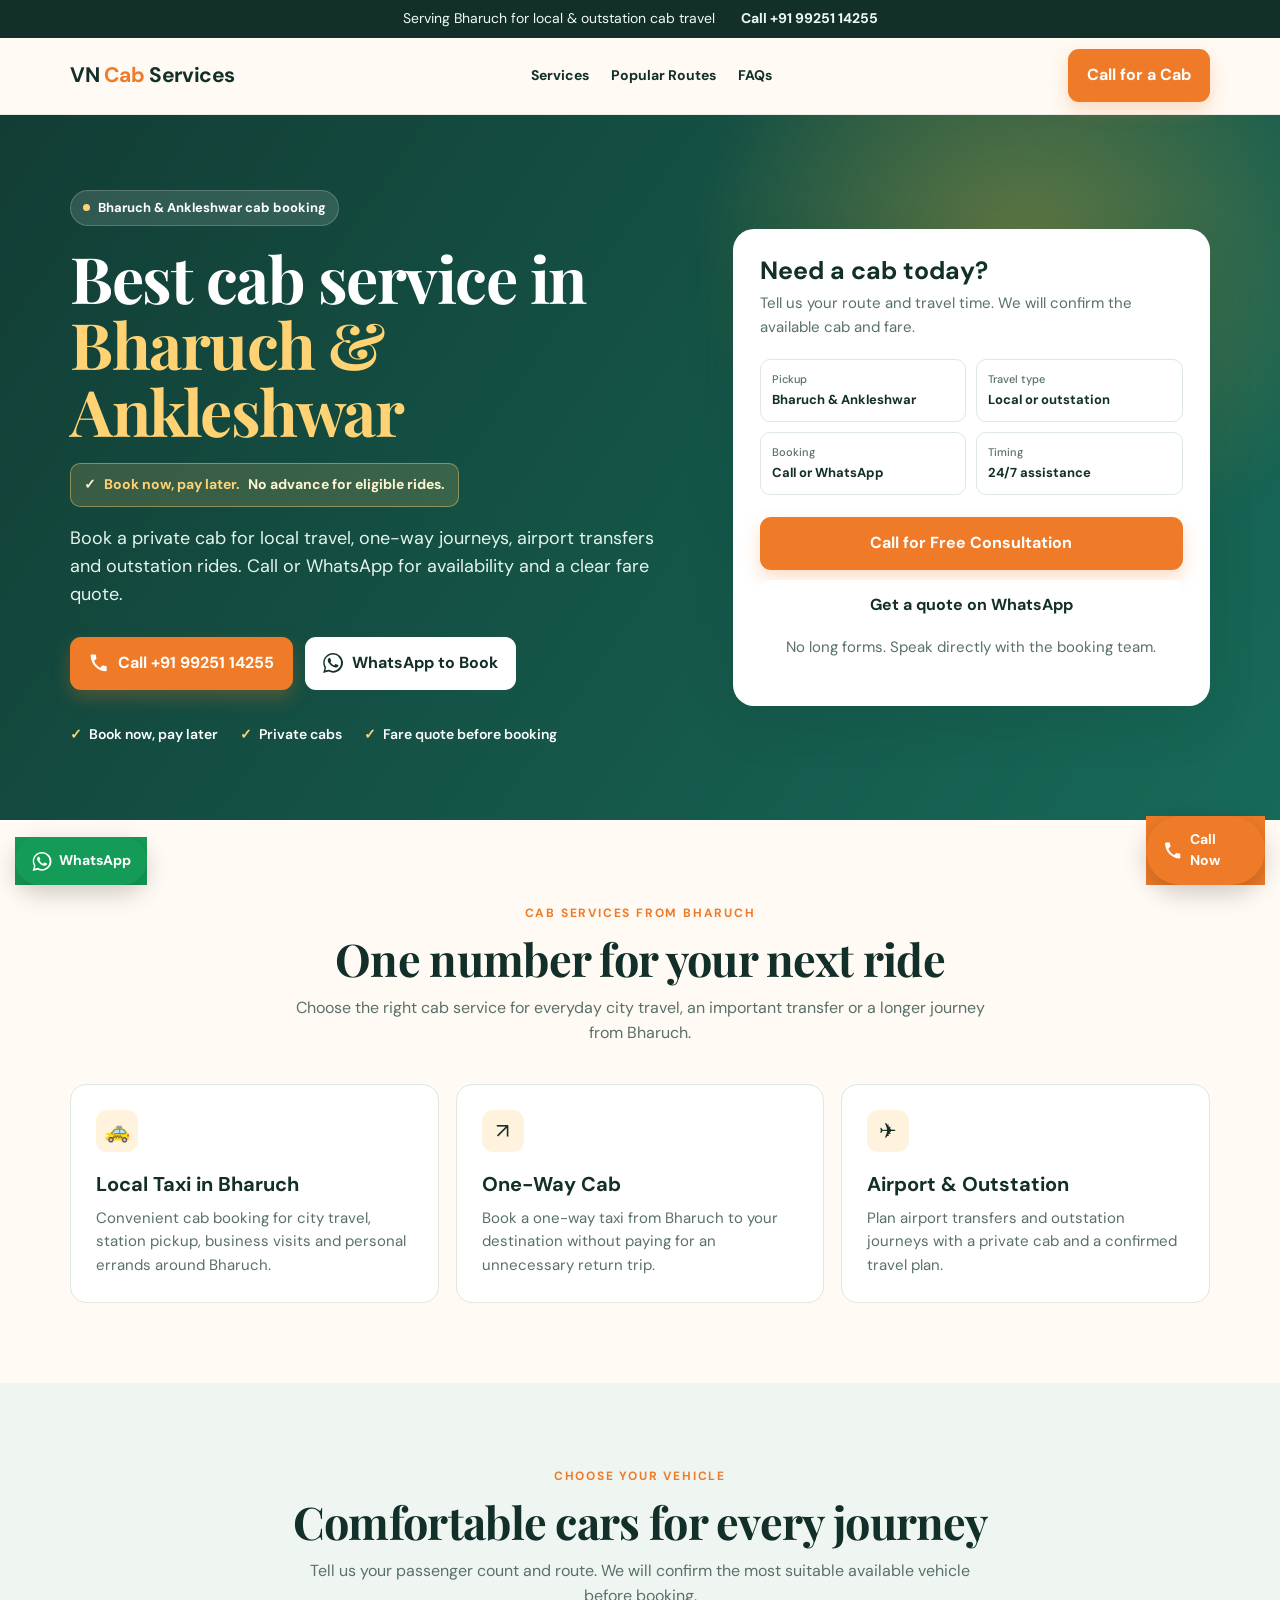
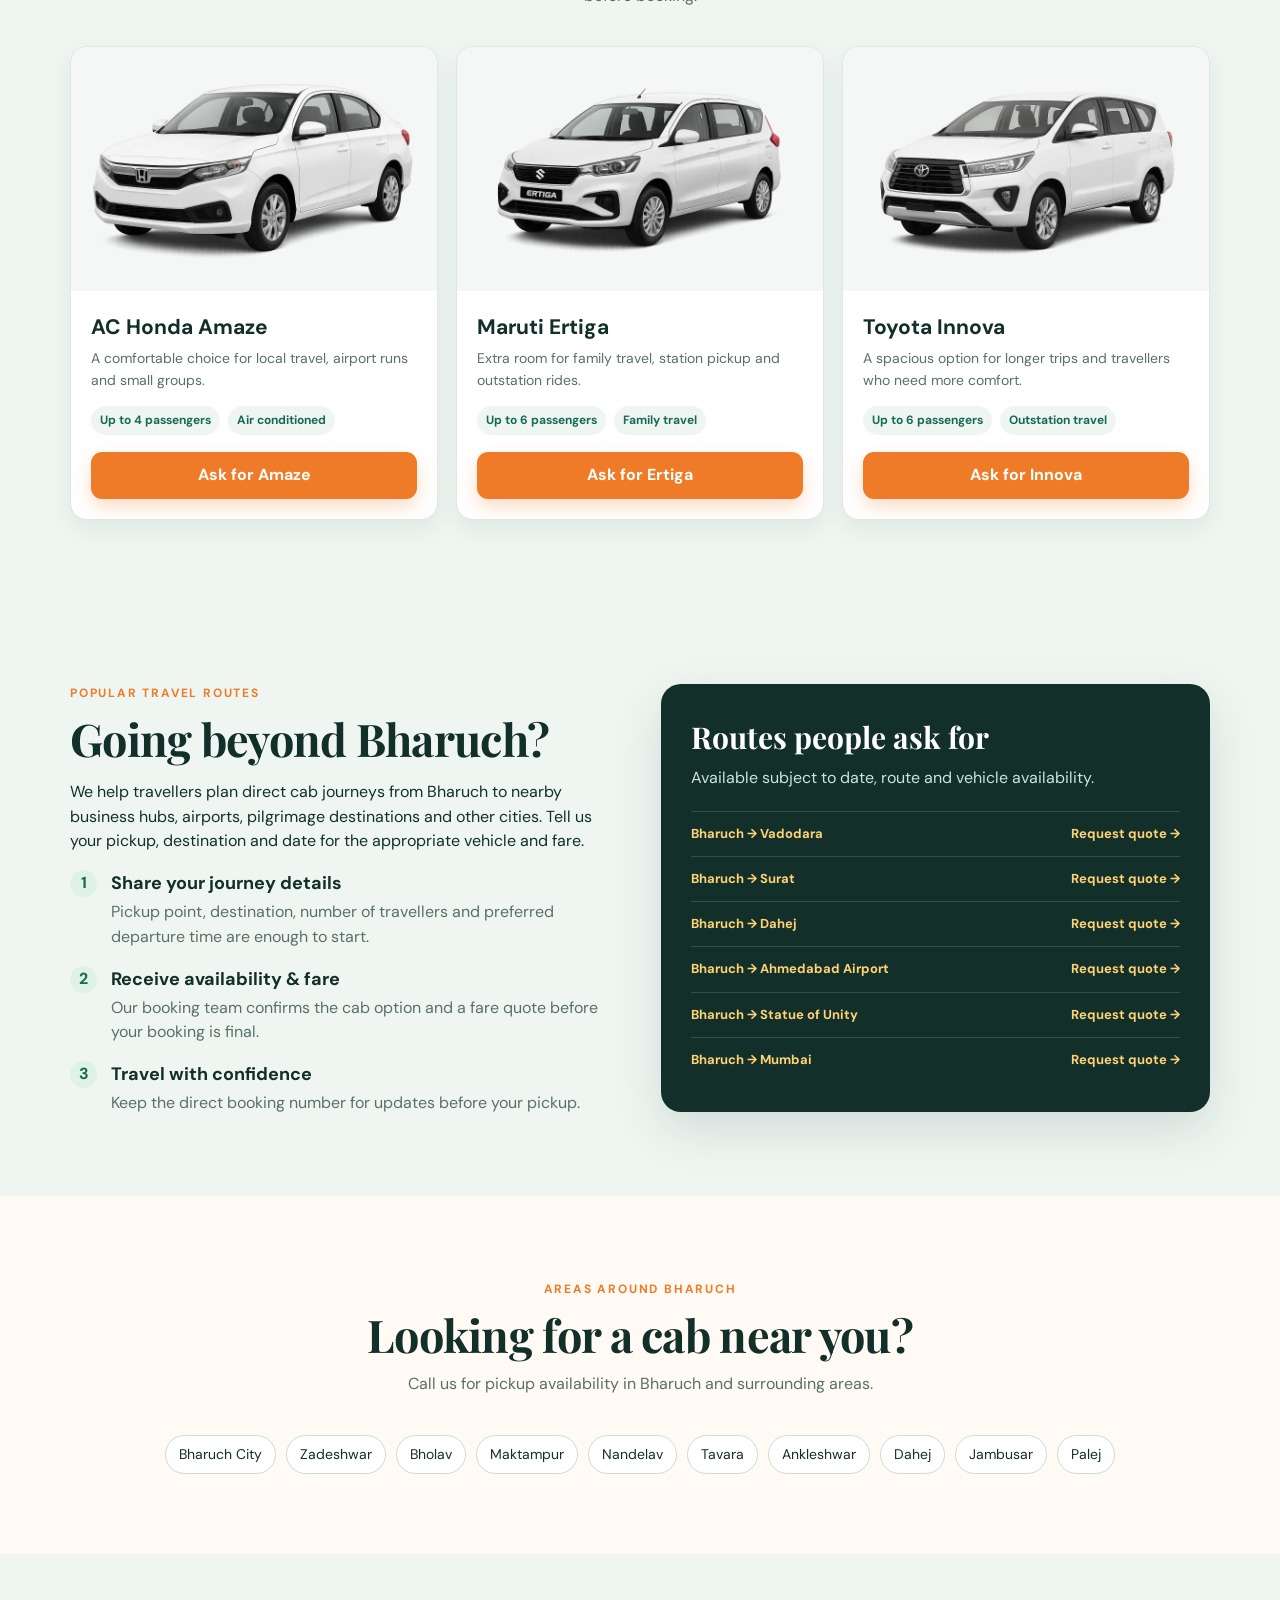
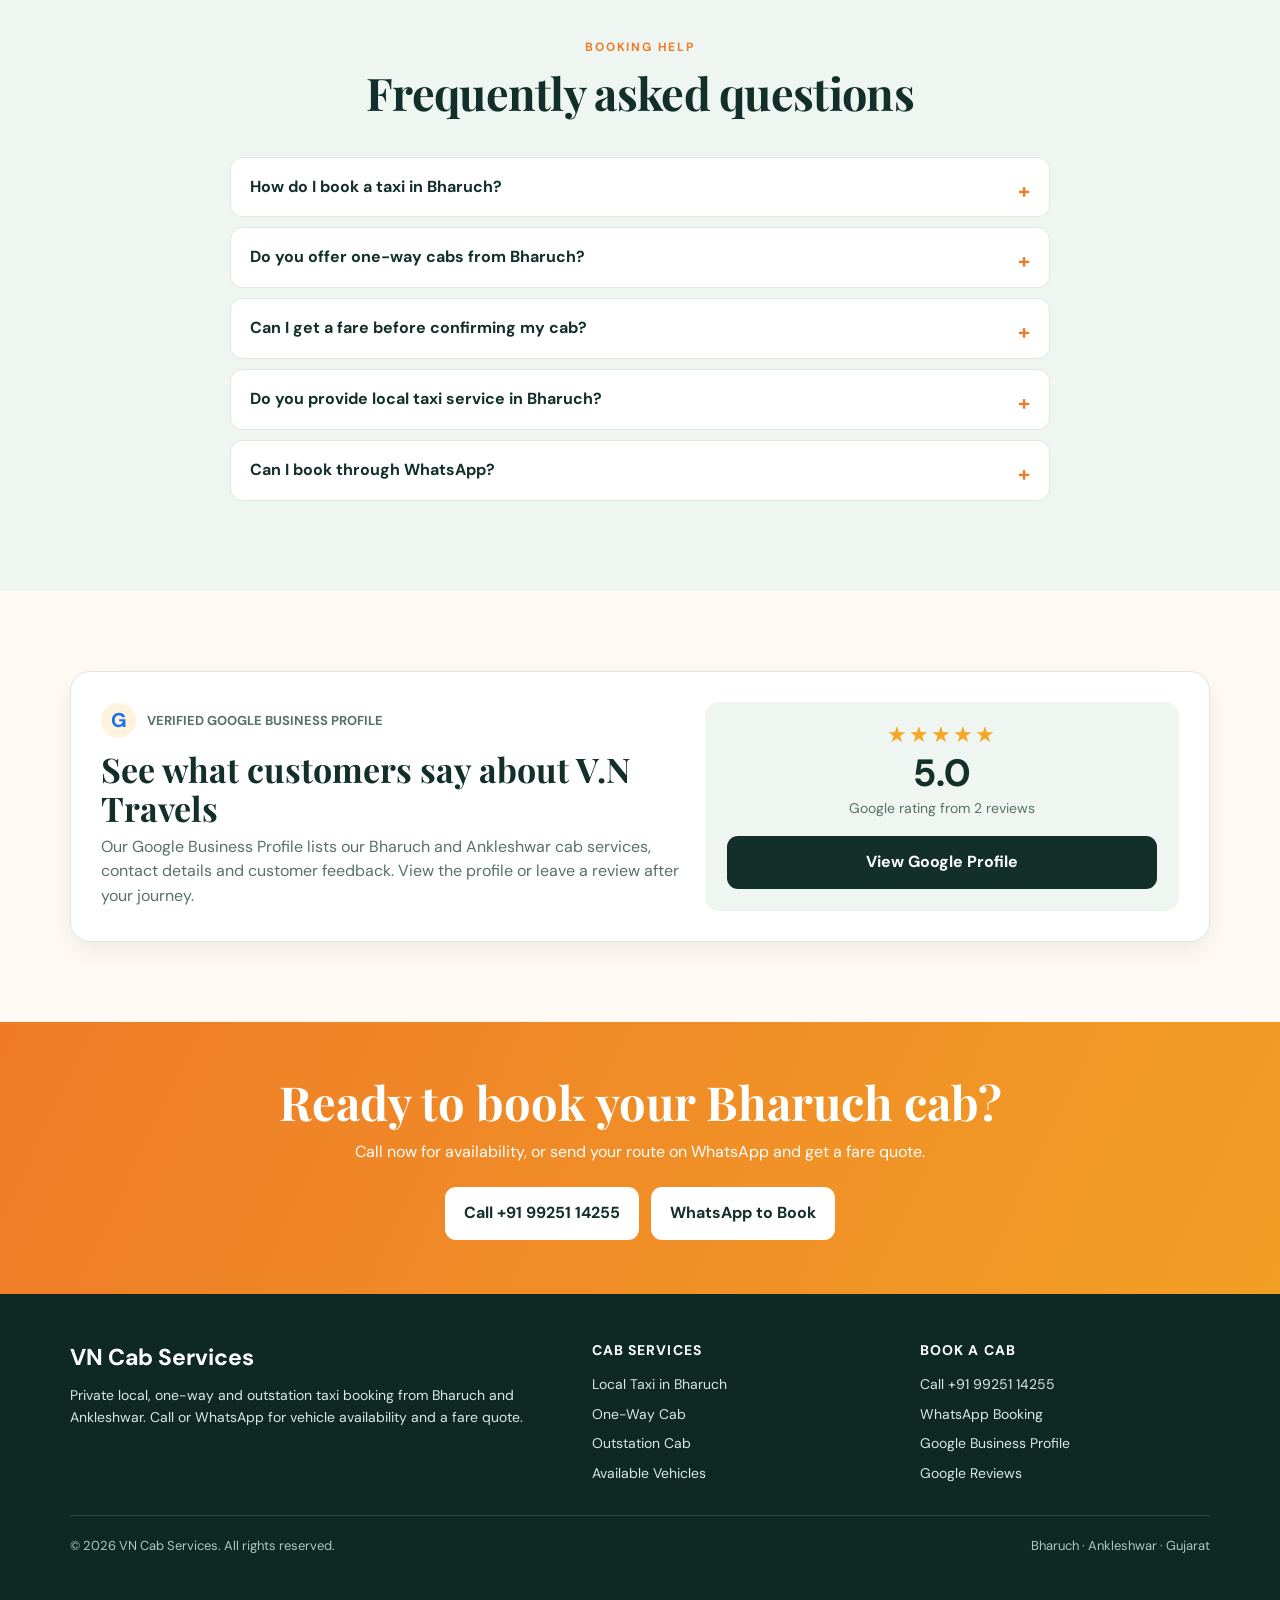
<file: vncab/index.html>
<!doctype html>
<html lang="en-IN">
<head>
  <meta charset="utf-8">
  <meta name="viewport" content="width=device-width, initial-scale=1">
  <title>Taxi Service in Bharuch | Local, One-Way & Outstation Cabs | VN Cab Services</title>
  <meta name="description" content="Book a private taxi in Bharuch for local travel, one-way trips, airport transfers and outstation rides. Call or WhatsApp VN Cab Services for a fare quote.">
  <meta name="robots" content="index,follow">
  <link rel="canonical" href="https://vncabservices.in/">
  <meta property="og:type" content="website"><meta property="og:url" content="https://vncabservices.in/"><meta property="og:title" content="Taxi Service in Bharuch | VN Cab Services"><meta property="og:description" content="Local, one-way and outstation cab booking from Bharuch. Call or WhatsApp for a fare quote.">
  <link rel="preconnect" href="https://fonts.googleapis.com"><link rel="preconnect" href="https://fonts.gstatic.com" crossorigin>
  <link href="https://fonts.googleapis.com/css2?family=DM+Sans:wght@400;500;600;700&family=Playfair+Display:wght@700&display=swap" rel="stylesheet">
  <style>
    :root{--ink:#132f2a;--muted:#59706a;--cream:#fffaf3;--paper:#fff;--gold:#efae31;--orange:#ef7b28;--line:#dce8e1;--green:#176a58;--shadow:0 18px 48px rgba(19,47,42,.13)}*{box-sizing:border-box}html{scroll-behavior:smooth}body{margin:0;background:var(--cream);color:var(--ink);font-family:"DM Sans",Arial,sans-serif;line-height:1.55}a{color:inherit}.skip{position:absolute;left:-10000px}.skip:focus{left:16px;top:12px;z-index:99;background:#fff;padding:10px}.wrap{width:min(1140px,calc(100% - 36px));margin:auto}.topbar{background:var(--ink);color:#eff9f5;font-size:14px}.topbar .wrap{padding:8px 0;display:flex;justify-content:center;gap:26px;flex-wrap:wrap}.topbar a{text-decoration:none;font-weight:700}.site-header{position:sticky;top:0;z-index:20;background:rgba(255,250,243,.95);backdrop-filter:blur(14px);border-bottom:1px solid rgba(19,47,42,.08)}.nav{height:76px;display:flex;align-items:center;justify-content:space-between;gap:20px}.brand{font-weight:700;letter-spacing:-.4px;text-decoration:none;font-size:21px}.brand strong{color:var(--orange)}.nav-links{display:flex;gap:22px;font-size:14px;font-weight:700}.nav-links a{text-decoration:none}.nav-links a:hover{color:var(--green)}.button{display:inline-flex;align-items:center;justify-content:center;gap:9px;border-radius:11px;padding:13px 18px;text-decoration:none;font-weight:700;border:1px solid transparent;transition:.2s}.button:hover{transform:translateY(-2px)}.button-primary{background:var(--orange);color:#fff;box-shadow:0 8px 18px rgba(239,123,40,.26)}.button-dark{background:var(--ink);color:white}.button-light{background:#fff;color:var(--ink);border-color:#dce8e1}.hero{overflow:hidden;background:radial-gradient(circle at 80% 20%,rgba(239,174,49,.35),transparent 28%),linear-gradient(125deg,#123d35,#176a58);color:#fff}.hero-grid{min-height:600px;display:grid;grid-template-columns:1.12fr .88fr;align-items:center;gap:55px;padding:75px 0}.eyebrow{display:inline-flex;align-items:center;gap:8px;background:rgba(255,255,255,.13);border:1px solid rgba(255,255,255,.2);border-radius:99px;padding:7px 12px;font-size:13px;font-weight:700}.eyebrow i{width:7px;height:7px;border-radius:50%;background:#ffd273}.hero h1{font-family:"Playfair Display",Georgia,serif;font-size:clamp(42px,5vw,68px);line-height:1.04;letter-spacing:-1.5px;margin:19px 0}.hero h1 em{color:#ffd273;font-style:normal}.hero p{font-size:18px;max-width:600px;color:#e5f4ed;margin:0 0 28px}.hero-actions{display:flex;gap:12px;flex-wrap:wrap}.hero .button-light{border:none}.proof{display:flex;gap:22px;margin-top:34px;flex-wrap:wrap;font-size:14px;font-weight:600}.proof span{display:flex;align-items:center;gap:7px}.proof b{color:#ffd273}.booking-card{background:#fff;color:var(--ink);border-radius:21px;padding:27px;box-shadow:var(--shadow);position:relative}.booking-card:before{content:"";position:absolute;right:-20px;bottom:-20px;width:110px;height:110px;background:var(--gold);border-radius:50%;z-index:-1}.booking-card h2{font-size:25px;line-height:1.18;margin:0 0 7px}.booking-card p{margin:0 0 20px;color:var(--muted);font-size:15px}.quick{display:grid;grid-template-columns:1fr 1fr;gap:10px;margin:17px 0}.quick div{border:1px solid var(--line);border-radius:10px;padding:11px;font-size:13px;font-weight:700}.quick small{display:block;font-size:11px;color:var(--muted);font-weight:500;margin-bottom:2px}.booking-card .button{width:100%;margin:5px 0}.tiny{font-size:12px;color:var(--muted);text-align:center;margin:13px 0 0}.section{padding:80px 0}.section-alt{background:#eff6f2}.intro{text-align:center;max-width:700px;margin:0 auto 38px}.kicker{color:var(--orange);font-size:12px;text-transform:uppercase;font-weight:700;letter-spacing:1.8px}.intro h2,.content h2{font-family:"Playfair Display",Georgia,serif;font-size:clamp(31px,4vw,45px);letter-spacing:-.7px;line-height:1.14;margin:8px 0 12px}.intro p{color:var(--muted);margin:0}.cards{display:grid;grid-template-columns:repeat(3,1fr);gap:17px}.card{background:var(--paper);border:1px solid var(--line);border-radius:16px;padding:25px}.icon{width:42px;height:42px;display:grid;place-items:center;background:#fff3dd;border-radius:11px;font-size:21px}.card h3{font-size:20px;margin:17px 0 7px}.card p{margin:0;color:var(--muted);font-size:15px}.fleet{display:grid;grid-template-columns:repeat(3,1fr);gap:18px}.fleet-card{overflow:hidden;background:#fff;border:1px solid var(--line);border-radius:17px;box-shadow:0 9px 22px rgba(19,47,42,.07)}.fleet-card img{display:block;width:100%;aspect-ratio:16/10;object-fit:cover;background:#edf4f1}.fleet-copy{padding:20px}.fleet-copy h3{margin:0 0 4px;font-size:21px}.fleet-copy p{margin:0 0 15px;color:var(--muted);font-size:14px}.fleet-meta{display:flex;gap:8px;flex-wrap:wrap;margin-bottom:17px}.fleet-meta span{border-radius:99px;background:#eff6f2;padding:5px 9px;font-size:12px;font-weight:700;color:var(--green)}.fleet-copy .button{width:100%;padding:10px}.split{display:grid;grid-template-columns:1fr 1fr;gap:42px;align-items:center}.route-board{padding:30px;background:var(--ink);color:#fff;border-radius:20px;box-shadow:var(--shadow)}.route-board h3{margin:0 0 6px;font-family:"Playfair Display",Georgia,serif;font-size:30px}.route-board>p{margin:0 0 20px;color:#cce5da}.route{padding:12px 0;border-top:1px solid rgba(255,255,255,.15);display:flex;justify-content:space-between;gap:10px;font-weight:700}.route span{color:#ffd273;font-size:13px;white-space:nowrap}.check-list{display:grid;gap:16px}.check{display:flex;gap:14px}.check b{display:grid;place-items:center;flex:0 0 27px;height:27px;border-radius:50%;background:#dff2e8;color:var(--green)}.check h3{font-size:18px;margin:0 0 2px}.check p{color:var(--muted);margin:0}.area-list{display:flex;flex-wrap:wrap;gap:10px;justify-content:center}.area-list span{border:1px solid #c9ddd4;background:#fff;border-radius:99px;padding:8px 13px;font-size:14px}.faq{max-width:820px;margin:auto}.faq details{background:#fff;border:1px solid var(--line);border-radius:12px;padding:0 19px;margin-bottom:10px}.faq summary{cursor:pointer;font-weight:700;padding:17px 0;list-style:none}.faq summary:after{content:"+";float:right;font-size:21px;color:var(--orange)}.faq details[open] summary:after{content:"–"}.faq p{color:var(--muted);margin:0 0 17px}.cta-band{background:linear-gradient(115deg,var(--orange),#f29f25);color:#fff;text-align:center;padding:54px 0}.cta-band h2{font-family:"Playfair Display",Georgia,serif;font-size:clamp(32px,4vw,47px);line-height:1.1;margin:0 0 12px}.cta-band p{margin:0 auto 23px;max-width:600px}.cta-band .button{background:#fff;color:var(--ink)}footer{background:#0e2924;color:#d6e9e1;padding:43px 0 95px}footer .foot{display:flex;justify-content:space-between;gap:28px;flex-wrap:wrap}footer h2{font-size:21px;margin:0 0 8px;color:#fff}footer p{margin:0;max-width:510px;font-size:14px}.footer-links{display:flex;gap:16px;flex-wrap:wrap;font-size:14px;font-weight:700}.fixed{position:fixed;z-index:30;bottom:15px;display:flex;gap:10px}.fixed a{display:flex;align-items:center;justify-content:center;gap:7px;text-decoration:none;font-size:14px;font-weight:700;border-radius:99px;padding:13px 17px;box-shadow:0 8px 24px rgba(0,0,0,.2)}.fixed-call{right:15px;color:#fff;background:var(--orange)}.fixed-wa{left:15px;color:#fff;background:#159b58}.pulse{animation:pulse 2s infinite}@keyframes pulse{50%{box-shadow:0 0 0 9px rgba(21,155,88,0)}}@media(max-width:820px){.nav{height:64px}.nav-links{display:none}.nav .button{padding:9px 12px;font-size:13px}.hero-grid{grid-template-columns:1fr;padding:54px 0 72px;gap:33px}.hero h1{font-size:46px}.booking-card{max-width:530px}.cards,.fleet{grid-template-columns:1fr}.split{grid-template-columns:1fr;gap:28px}.section{padding:58px 0}.topbar .wrap{gap:10px;font-size:12px}.fixed a{padding:12px 14px}.fixed-call{right:10px}.fixed-wa{left:10px}}@media(max-width:380px){.hero h1{font-size:40px}.brand{font-size:18px}.nav .button{display:none}}
    .button-icon{width:20px;height:20px;flex:0 0 20px;fill:currentColor}.hero-actions .button{min-height:48px}.usp-pay{display:inline-flex;align-items:center;gap:8px;background:rgba(255,210,115,.16);border:1px solid rgba(255,210,115,.42);border-radius:10px;padding:10px 13px;color:#fff4d1;font-size:14px;font-weight:700;margin:0 0 18px}.usp-pay b{color:#ffd273}.fixed a .button-icon{width:19px;height:19px}.fleet-card img{aspect-ratio:auto;height:auto;max-height:none;object-fit:contain;background:#f4f7f5}.gmb-panel{display:grid;grid-template-columns:1.1fr .9fr;gap:24px;align-items:center;background:#fff;border:1px solid var(--line);border-radius:20px;padding:30px;box-shadow:0 10px 30px rgba(19,47,42,.07)}.gmb-label{display:flex;align-items:center;gap:11px;color:var(--muted);font-size:13px;font-weight:700}.gmark{display:grid;place-items:center;width:35px;height:35px;border-radius:50%;background:#fff3dd;color:#1a73e8;font-size:20px;font-weight:800}.gmb-panel h2{font-family:"Playfair Display",Georgia,serif;font-size:34px;line-height:1.12;margin:12px 0 8px}.gmb-panel p{margin:0;color:var(--muted)}.rating-box{background:#eff6f2;border-radius:14px;padding:22px;text-align:center}.stars{color:#f5a623;font-size:22px;letter-spacing:2px;line-height:1}.rating-box strong{display:block;font-size:38px;line-height:1.1;margin:7px 0 2px}.rating-box span{font-size:14px;color:var(--muted)}.rating-box .button{margin-top:15px;width:100%}.footer-main{display:grid;grid-template-columns:1.25fr .75fr .75fr;gap:38px;padding:3px 0 30px}.footer-brand{font-size:23px;font-weight:700;color:#fff;margin:0 0 9px}.footer-title{color:#fff;margin:0 0 12px;font-size:14px;text-transform:uppercase;letter-spacing:1.1px}.footer-list{display:grid;gap:8px}.footer-list a,.footer-list span{font-size:14px;text-decoration:none;color:#d6e9e1}.footer-list a:hover{text-decoration:underline;color:#fff}.footer-bottom{display:flex;justify-content:space-between;gap:20px;flex-wrap:wrap;border-top:1px solid rgba(255,255,255,.15);padding-top:20px;font-size:13px;color:#aac8bd}.hero-actions .button{min-height:48px}@media(max-width:820px){.hero-grid{padding:38px 0 70px}.hero h1{font-size:clamp(38px,11vw,50px);letter-spacing:-1px}.hero p{font-size:16px}.hero-actions{display:grid;grid-template-columns:1fr}.hero-actions .button{width:100%}.proof{gap:10px 15px;margin-top:24px;font-size:13px}.booking-card{padding:22px 18px;border-radius:16px}.booking-card:before{display:none}.section{padding:48px 0}.intro{margin-bottom:27px}.intro h2,.content h2{font-size:32px}.fleet-card img{width:100%;height:auto;object-fit:contain}.gmb-panel{grid-template-columns:1fr;padding:22px}.gmb-panel h2{font-size:31px}.footer-main{grid-template-columns:1fr 1fr;gap:28px}.footer-main>div:first-child{grid-column:1/-1}.fixed{bottom:max(10px,env(safe-area-inset-bottom))}.fixed a{padding:12px 14px;font-size:13px}.fixed-call{right:8px}.fixed-wa{left:8px}body{padding-bottom:65px}}@media(max-width:430px){.wrap{width:min(100% - 28px,1140px)}.topbar .wrap{justify-content:space-between;padding:8px 0}.topbar span{display:none}.hero h1{font-size:39px}.quick{grid-template-columns:1fr}.gmb-panel{padding:19px}.gmb-panel h2{font-size:29px}.footer-main{grid-template-columns:1fr;gap:25px}.footer-main>div:first-child{grid-column:auto}.fixed a{width:52px;height:52px;padding:0;font-size:0;border-radius:50%}.fixed a .button-icon{width:23px;height:23px}.fixed-call{right:12px}.fixed-wa{left:12px}}@media(max-width:600px){html{-webkit-text-size-adjust:100%;text-size-adjust:100%}html,body{width:100%;max-width:100%;overflow-x:hidden}.site-header{position:relative;backdrop-filter:none}.nav{height:62px;gap:10px}.brand{font-size:18px;white-space:nowrap}.nav .button{padding:9px 11px;font-size:12px;white-space:nowrap}.hero-grid{min-height:0;gap:25px}.hero .wrap,.section .wrap,footer .wrap{min-width:0}.hero h1,.intro h2,.content h2,.gmb-panel h2{overflow-wrap:anywhere}.cards,.fleet,.split,.gmb-panel,.footer-main{min-width:0}.card,.fleet-card,.route-board,.gmb-panel,.booking-card{min-width:0}.fleet-card img{display:block;max-width:100%;width:100%;height:auto;object-fit:contain}.route{align-items:flex-start}.route span:first-child{white-space:normal}.footer-bottom{display:grid;gap:7px}.fixed{z-index:60}.fixed a{touch-action:manipulation}}@media(max-width:360px){.nav .button{display:none}.hero h1{font-size:36px}.usp-pay{font-size:12px;padding:9px}.rating-box strong{font-size:32px}}
  </style>
  <script type="application/ld+json">{"@context":"https://schema.org","@graph":[{"@type":"TaxiService","@id":"https://vncabservices.in/#business","name":"VN Cab Services","url":"https://vncabservices.in/","telephone":"+91-99251-14255","priceRange":"₹₹","areaServed":[{"@type":"City","name":"Bharuch"},{"@type":"City","name":"Ankleshwar"}],"sameAs":["https://share.google/etqfWXjyDOMuDZH5r"]},{"@type":"WebSite","@id":"https://vncabservices.in/#website","url":"https://vncabservices.in/","name":"VN Cab Services"},{"@type":"FAQPage","mainEntity":[{"@type":"Question","name":"How do I book a taxi in Bharuch?","acceptedAnswer":{"@type":"Answer","text":"Call VN Cab Services or send a WhatsApp message with your pickup point, destination and preferred travel time. We will share availability and a fare quote before you confirm."}},{"@type":"Question","name":"Do you offer one-way cabs from Bharuch?","acceptedAnswer":{"@type":"Answer","text":"Yes. VN Cab Services handles one-way and round-trip cab bookings from Bharuch for nearby cities, airports and outstation travel."}},{"@type":"Question","name":"Can I book a Bharuch cab without paying an advance?","acceptedAnswer":{"@type":"Answer","text":"Ask our team for the booking terms for your route. The service offers book-now, pay-after-ride options where available."}}]}]}</script>
</head>
<body>
  <a class="skip" href="#main">Skip to content</a>
  <div class="topbar"><div class="wrap"><span>Serving Bharuch for local & outstation cab travel</span><a href="tel:+919925114255">Call +91 99251 14255</a></div></div>
  <header class="site-header"><nav class="nav wrap" aria-label="Main navigation"><a class="brand" href="/">VN <strong>Cab</strong> Services</a><div class="nav-links"><a href="#services">Services</a><a href="#routes">Popular Routes</a><a href="#faq">FAQs</a></div><a class="button button-primary" href="tel:+919925114255">Call for a Cab</a></nav></header>
  <main id="main">
    <section class="hero"><div class="wrap hero-grid"><div><span class="eyebrow"><i></i> Bharuch & Ankleshwar cab booking</span><h1>Best cab service in <em>Bharuch & Ankleshwar</em></h1><div class="usp-pay"><span>✓</span> <b>Book now, pay later.</b> No advance for eligible rides.</div><p>Book a private cab for local travel, one-way journeys, airport transfers and outstation rides. Call or WhatsApp for availability and a clear fare quote.</p><div class="hero-actions"><a class="button button-primary" href="tel:+919925114255"><svg class="button-icon" viewBox="0 0 24 24" aria-hidden="true"><path d="M6.6 10.8c1.5 3 3.9 5.4 6.9 6.9l2.3-2.3c.3-.3.7-.4 1-.3 1.1.4 2.2.6 3.4.6.6 0 1 .4 1 1V21c0 .6-.4 1-1 1C10.7 22 2 13.3 2 2.8c0-.6.4-1 1-1h4.3c.6 0 1 .4 1 1 0 1.2.2 2.3.6 3.4.1.4 0 .8-.3 1l-2.3 2.2z"/></svg>Call +91 99251 14255</a><a class="button button-light" href="https://wa.me/919925114255?text=Hello%20VN%20Cab%20Services%2C%20I%20need%20a%20cab%20from%20Bharuch." target="_blank" rel="noopener"><svg class="button-icon" viewBox="0 0 24 24" aria-hidden="true"><path d="M20.5 3.5A11.8 11.8 0 0 0 12.1 0C5.6 0 .3 5.3.3 11.8c0 2.1.5 4.1 1.6 5.9L.2 24l6.5-1.7a11.8 11.8 0 0 0 5.4 1.3h.1c6.5 0 11.8-5.3 11.8-11.8 0-3.2-1.3-6.1-3.5-8.3zM12.1 21.6c-1.8 0-3.5-.5-5-1.4l-.4-.2-3.9 1 1-3.8-.3-.4a9.7 9.7 0 0 1-1.5-5.1c0-5.4 4.4-9.8 9.8-9.8 2.6 0 5.1 1 6.9 2.9a9.7 9.7 0 0 1 2.9 6.9c0 5.5-4.4 9.9-9.8 9.9h.3zm5.4-7.4c-.3-.2-1.8-.9-2.1-1-.3-.1-.5-.2-.7.2-.2.3-.8 1-.9 1.2-.2.2-.3.3-.6.1-1.8-.9-3-1.6-4.2-3.7-.3-.5.3-.5.8-1.6.1-.2 0-.4 0-.5l-1-2.4c-.2-.5-.5-.4-.7-.4h-.6c-.2 0-.5.1-.8.4-.3.3-1 1-1 2.4s1.1 2.8 1.3 3c.2.2 2.2 3.4 5.3 4.7.7.3 1.3.5 1.8.6.8.3 1.5.2 2 .1.6-.1 1.8-.7 2.1-1.4.3-.7.3-1.2.2-1.3-.1-.1-.3-.2-.6-.4z"/></svg>WhatsApp to Book</a></div><div class="proof"><span><b>✓</b> Book now, pay later</span><span><b>✓</b> Private cabs</span><span><b>✓</b> Fare quote before booking</span></div></div><aside class="booking-card" aria-label="Fast booking options"><h2>Need a cab today?</h2><p>Tell us your route and travel time. We will confirm the available cab and fare.</p><div class="quick"><div><small>Pickup</small>Bharuch & Ankleshwar</div><div><small>Travel type</small>Local or outstation</div><div><small>Booking</small>Call or WhatsApp</div><div><small>Timing</small>24/7 assistance</div></div><a class="button button-primary" href="tel:+919925114255">Call for Free Consultation</a><a class="button button-light" href="https://wa.me/919925114255?text=Hello%20VN%20Cab%20Services%2C%20please%20share%20a%20cab%20fare%20quote." target="_blank" rel="noopener">Get a quote on WhatsApp</a><p class="tiny">No long forms. Speak directly with the booking team.</p></aside></div></section>
    <section class="section" id="services"><div class="wrap"><div class="intro"><span class="kicker">Cab services from Bharuch</span><h2>One number for your next ride</h2><p>Choose the right cab service for everyday city travel, an important transfer or a longer journey from Bharuch.</p></div><div class="cards"><article class="card"><div class="icon">🚕</div><h3>Local Taxi in Bharuch</h3><p>Convenient cab booking for city travel, station pickup, business visits and personal errands around Bharuch.</p></article><article class="card"><div class="icon">↗</div><h3>One-Way Cab</h3><p>Book a one-way taxi from Bharuch to your destination without paying for an unnecessary return trip.</p></article><article class="card"><div class="icon">✈</div><h3>Airport & Outstation</h3><p>Plan airport transfers and outstation journeys with a private cab and a confirmed travel plan.</p></article></div></div></section>
    <section class="section section-alt" id="fleet"><div class="wrap"><div class="intro"><span class="kicker">Choose your vehicle</span><h2>Comfortable cars for every journey</h2><p>Tell us your passenger count and route. We will confirm the most suitable available vehicle before booking.</p></div><div class="fleet"><article class="fleet-card"><img src="/assets/fleet/honda-amaze.webp" alt="Honda Amaze cab available with VN Cab Services in Bharuch" width="900" height="563" loading="lazy"><div class="fleet-copy"><h3>AC Honda Amaze</h3><p>A comfortable choice for local travel, airport runs and small groups.</p><div class="fleet-meta"><span>Up to 4 passengers</span><span>Air conditioned</span></div><a class="button button-primary" href="https://wa.me/919925114255?text=Hello%20VN%20Cab%20Services%2C%20I%20want%20to%20book%20an%20AC%20Honda%20Amaze." target="_blank" rel="noopener">Ask for Amaze</a></div></article><article class="fleet-card"><img src="/assets/fleet/maruti-ertiga.webp" alt="Maruti Ertiga cab available with VN Cab Services in Bharuch" width="900" height="563" loading="lazy"><div class="fleet-copy"><h3>Maruti Ertiga</h3><p>Extra room for family travel, station pickup and outstation rides.</p><div class="fleet-meta"><span>Up to 6 passengers</span><span>Family travel</span></div><a class="button button-primary" href="https://wa.me/919925114255?text=Hello%20VN%20Cab%20Services%2C%20I%20want%20to%20book%20a%20Maruti%20Ertiga." target="_blank" rel="noopener">Ask for Ertiga</a></div></article><article class="fleet-card"><img src="/assets/fleet/toyota-innova.webp" alt="Toyota Innova cab available with VN Cab Services in Bharuch" width="900" height="563" loading="lazy"><div class="fleet-copy"><h3>Toyota Innova</h3><p>A spacious option for longer trips and travellers who need more comfort.</p><div class="fleet-meta"><span>Up to 6 passengers</span><span>Outstation travel</span></div><a class="button button-primary" href="https://wa.me/919925114255?text=Hello%20VN%20Cab%20Services%2C%20I%20want%20to%20book%20a%20Toyota%20Innova." target="_blank" rel="noopener">Ask for Innova</a></div></article></div></div></section>
    <section class="section section-alt" id="routes"><div class="wrap split"><div class="content"><span class="kicker">Popular travel routes</span><h2>Going beyond Bharuch?</h2><p>We help travellers plan direct cab journeys from Bharuch to nearby business hubs, airports, pilgrimage destinations and other cities. Tell us your pickup, destination and date for the appropriate vehicle and fare.</p><div class="check-list"><div class="check"><b>1</b><div><h3>Share your journey details</h3><p>Pickup point, destination, number of travellers and preferred departure time are enough to start.</p></div></div><div class="check"><b>2</b><div><h3>Receive availability & fare</h3><p>Our booking team confirms the cab option and a fare quote before your booking is final.</p></div></div><div class="check"><b>3</b><div><h3>Travel with confidence</h3><p>Keep the direct booking number for updates before your pickup.</p></div></div></div></div><aside class="route-board"><h3>Routes people ask for</h3><p>Available subject to date, route and vehicle availability.</p><div class="route"><span>Bharuch → Vadodara</span><span>Request quote →</span></div><div class="route"><span>Bharuch → Surat</span><span>Request quote →</span></div><div class="route"><span>Bharuch → Dahej</span><span>Request quote →</span></div><div class="route"><span>Bharuch → Ahmedabad Airport</span><span>Request quote →</span></div><div class="route"><span>Bharuch → Statue of Unity</span><span>Request quote →</span></div><div class="route"><span>Bharuch → Mumbai</span><span>Request quote →</span></div></aside></div></section>
    <section class="section"><div class="wrap"><div class="intro"><span class="kicker">Areas around Bharuch</span><h2>Looking for a cab near you?</h2><p>Call us for pickup availability in Bharuch and surrounding areas.</p></div><div class="area-list"><span>Bharuch City</span><span>Zadeshwar</span><span>Bholav</span><span>Maktampur</span><span>Nandelav</span><span>Tavara</span><span>Ankleshwar</span><span>Dahej</span><span>Jambusar</span><span>Palej</span></div></div></section>
    <section class="section section-alt" id="faq"><div class="wrap"><div class="intro"><span class="kicker">Booking help</span><h2>Frequently asked questions</h2></div><div class="faq"><details><summary>How do I book a taxi in Bharuch?</summary><p>Call VN Cab Services or send a WhatsApp message with your pickup point, destination and preferred travel time. We will share availability and a fare quote before you confirm.</p></details><details><summary>Do you offer one-way cabs from Bharuch?</summary><p>Yes. We handle one-way and round-trip cab bookings from Bharuch for nearby cities, airports and outstation travel.</p></details><details><summary>Can I get a fare before confirming my cab?</summary><p>Yes. Share your route and travel date and the team will provide a quote based on the journey and vehicle availability.</p></details><details><summary>Do you provide local taxi service in Bharuch?</summary><p>Yes. Contact us for local Bharuch travel as well as longer one-way and outstation journeys.</p></details><details><summary>Can I book through WhatsApp?</summary><p>Yes. Use the WhatsApp button on this page to send your travel details directly to the booking team.</p></details></div></div></section>
    <section class="section" id="google-reviews"><div class="wrap"><div class="gmb-panel"><div><div class="gmb-label"><span class="gmark">G</span> VERIFIED GOOGLE BUSINESS PROFILE</div><h2>See what customers say about V.N Travels</h2><p>Our Google Business Profile lists our Bharuch and Ankleshwar cab services, contact details and customer feedback. View the profile or leave a review after your journey.</p></div><div class="rating-box"><div class="stars" aria-label="5 out of 5 stars">★★★★★</div><strong>5.0</strong><span>Google rating from 2 reviews</span><a class="button button-dark" href="https://share.google/etqfWXjyDOMuDZH5r" target="_blank" rel="noopener">View Google Profile</a></div></div></div></section>
    <section class="cta-band"><div class="wrap"><h2>Ready to book your Bharuch cab?</h2><p>Call now for availability, or send your route on WhatsApp and get a fare quote.</p><div class="hero-actions" style="justify-content:center"><a class="button" href="tel:+919925114255">Call +91 99251 14255</a><a class="button" href="https://wa.me/919925114255?text=Hello%20VN%20Cab%20Services%2C%20I%20need%20a%20cab%20from%20Bharuch." target="_blank" rel="noopener">WhatsApp to Book</a></div></div></section>
  </main>
  <footer><div class="wrap"><div class="footer-main"><div><p class="footer-brand">VN Cab Services</p><p>Private local, one-way and outstation taxi booking from Bharuch and Ankleshwar. Call or WhatsApp for vehicle availability and a fare quote.</p></div><div><h2 class="footer-title">Cab Services</h2><div class="footer-list"><a href="#services">Local Taxi in Bharuch</a><a href="#services">One-Way Cab</a><a href="#routes">Outstation Cab</a><a href="#fleet">Available Vehicles</a></div></div><div><h2 class="footer-title">Book a Cab</h2><div class="footer-list"><a href="tel:+919925114255">Call +91 99251 14255</a><a href="https://wa.me/919925114255" target="_blank" rel="noopener">WhatsApp Booking</a><a href="https://share.google/etqfWXjyDOMuDZH5r" target="_blank" rel="noopener">Google Business Profile</a><a href="#google-reviews">Google Reviews</a></div></div></div><div class="footer-bottom"><span>© 2026 VN Cab Services. All rights reserved.</span><span>Bharuch · Ankleshwar · Gujarat</span></div></div></footer>
  <div class="fixed fixed-wa"><a class="pulse" aria-label="WhatsApp VN Cab Services" href="https://wa.me/919925114255?text=Hello%20VN%20Cab%20Services%2C%20I%20need%20a%20cab%20from%20Bharuch." target="_blank" rel="noopener"><svg class="button-icon" viewBox="0 0 24 24" aria-hidden="true"><path d="M20.5 3.5A11.8 11.8 0 0 0 12.1 0C5.6 0 .3 5.3.3 11.8c0 2.1.5 4.1 1.6 5.9L.2 24l6.5-1.7a11.8 11.8 0 0 0 5.4 1.3h.1c6.5 0 11.8-5.3 11.8-11.8 0-3.2-1.3-6.1-3.5-8.3zM12.1 21.6c-1.8 0-3.5-.5-5-1.4l-.4-.2-3.9 1 1-3.8-.3-.4a9.7 9.7 0 0 1-1.5-5.1c0-5.4 4.4-9.8 9.8-9.8 2.6 0 5.1 1 6.9 2.9a9.7 9.7 0 0 1 2.9 6.9c0 5.5-4.4 9.9-9.8 9.9h.3zm5.4-7.4c-.3-.2-1.8-.9-2.1-1-.3-.1-.5-.2-.7.2-.2.3-.8 1-.9 1.2-.2.2-.3.3-.6.1-1.8-.9-3-1.6-4.2-3.7-.3-.5.3-.5.8-1.6.1-.2 0-.4 0-.5l-1-2.4c-.2-.5-.5-.4-.7-.4h-.6c-.2 0-.5.1-.8.4-.3.3-1 1-1 2.4s1.1 2.8 1.3 3c.2.2 2.2 3.4 5.3 4.7.7.3 1.3.5 1.8.6.8.3 1.5.2 2 .1.6-.1 1.8-.7 2.1-1.4.3-.7.3-1.2.2-1.3-.1-.1-.3-.2-.6-.4z"/></svg>WhatsApp</a></div><div class="fixed fixed-call"><a aria-label="Call VN Cab Services" href="tel:+919925114255"><svg class="button-icon" viewBox="0 0 24 24" aria-hidden="true"><path d="M6.6 10.8c1.5 3 3.9 5.4 6.9 6.9l2.3-2.3c.3-.3.7-.4 1-.3 1.1.4 2.2.6 3.4.6.6 0 1 .4 1 1V21c0 .6-.4 1-1 1C10.7 22 2 13.3 2 2.8c0-.6.4-1 1-1h4.3c.6 0 1 .4 1 1 0 1.2.2 2.3.6 3.4.1.4 0 .8-.3 1l-2.3 2.2z"/></svg>Call Now</a></div>
</body>
</html>
</file>
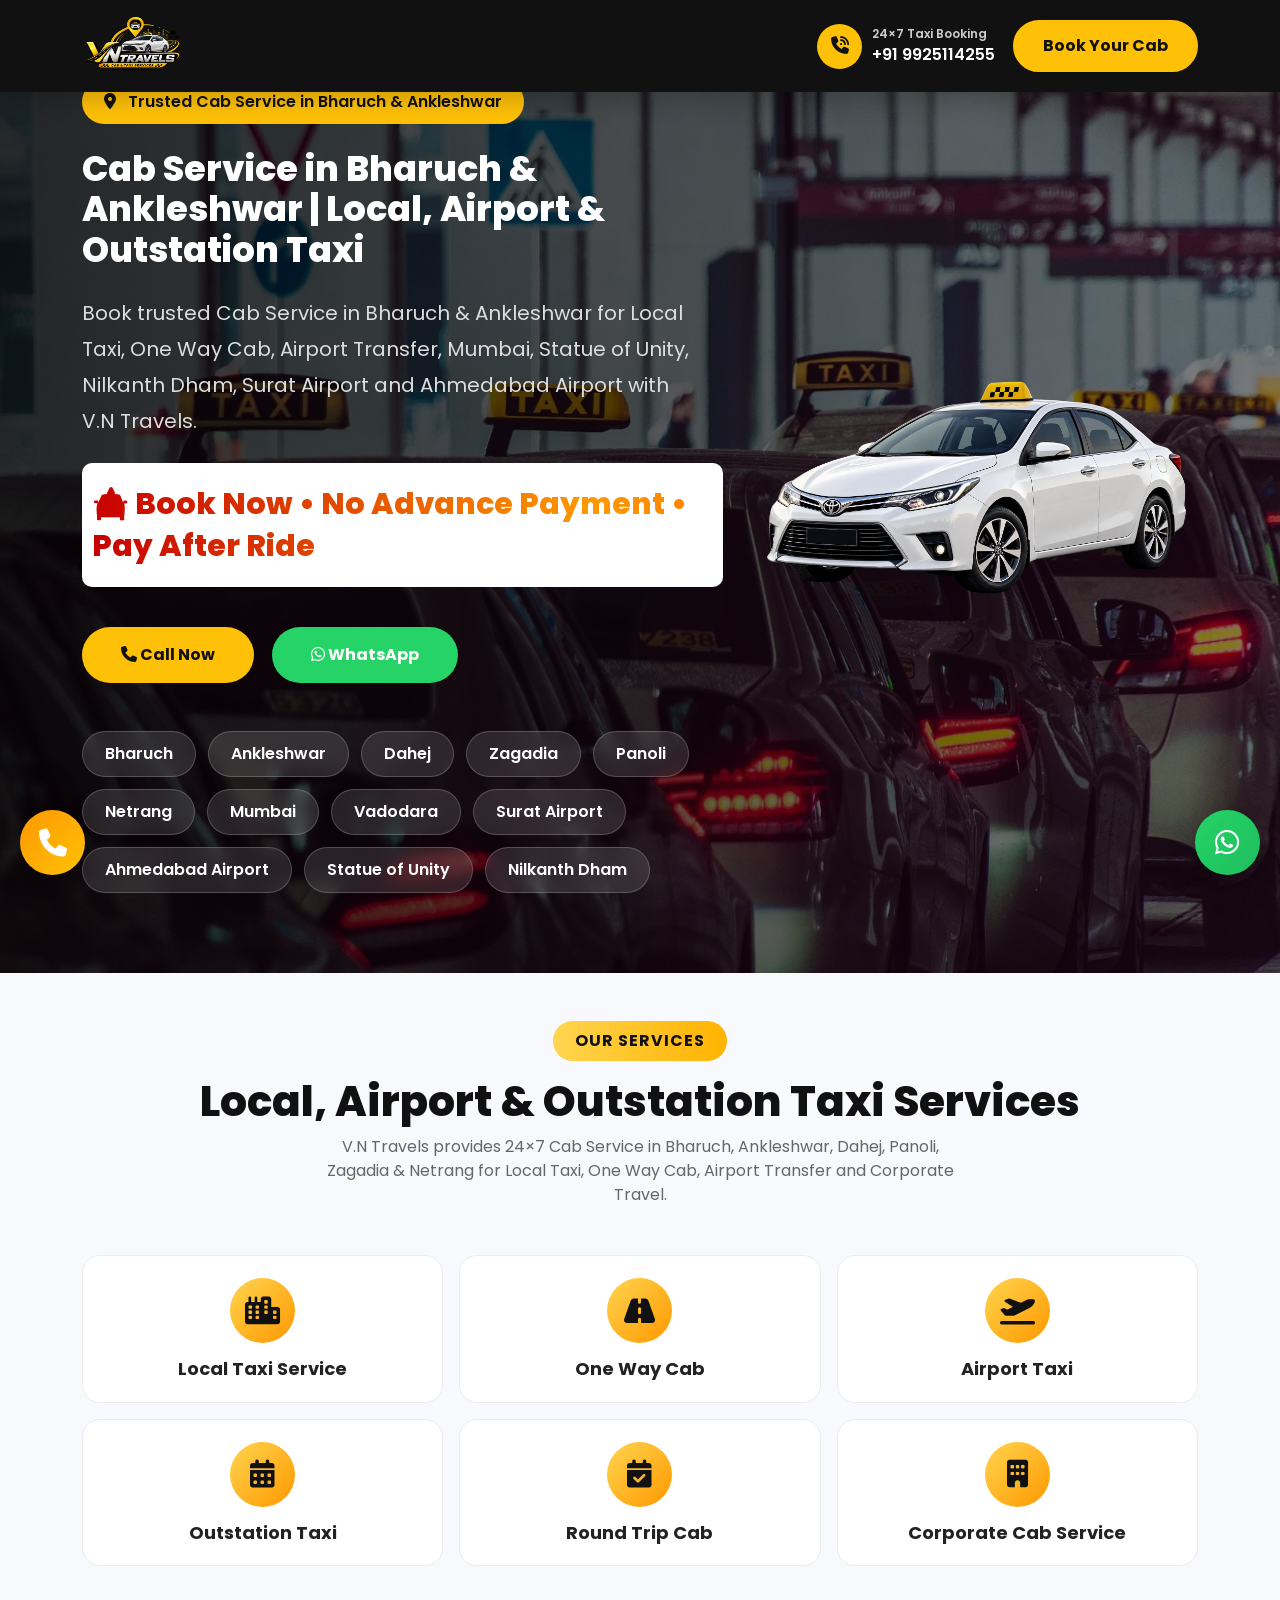
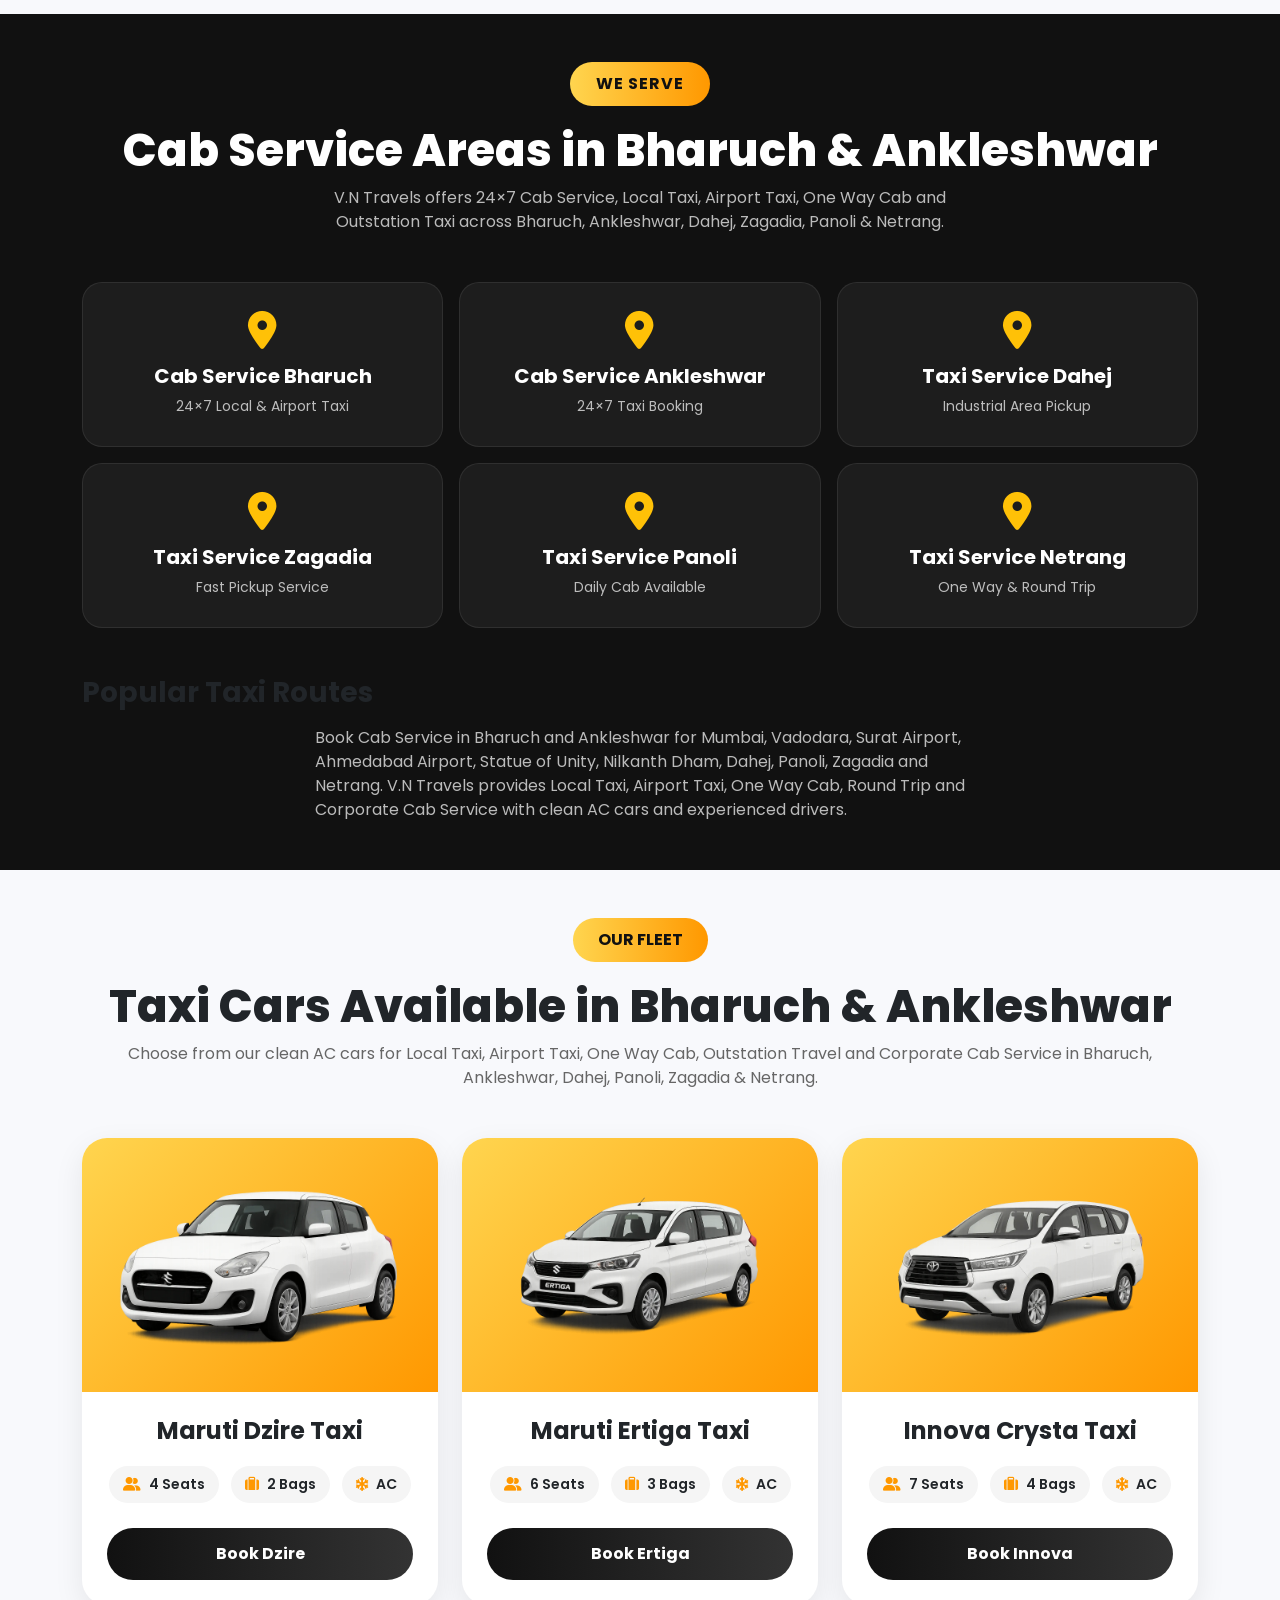
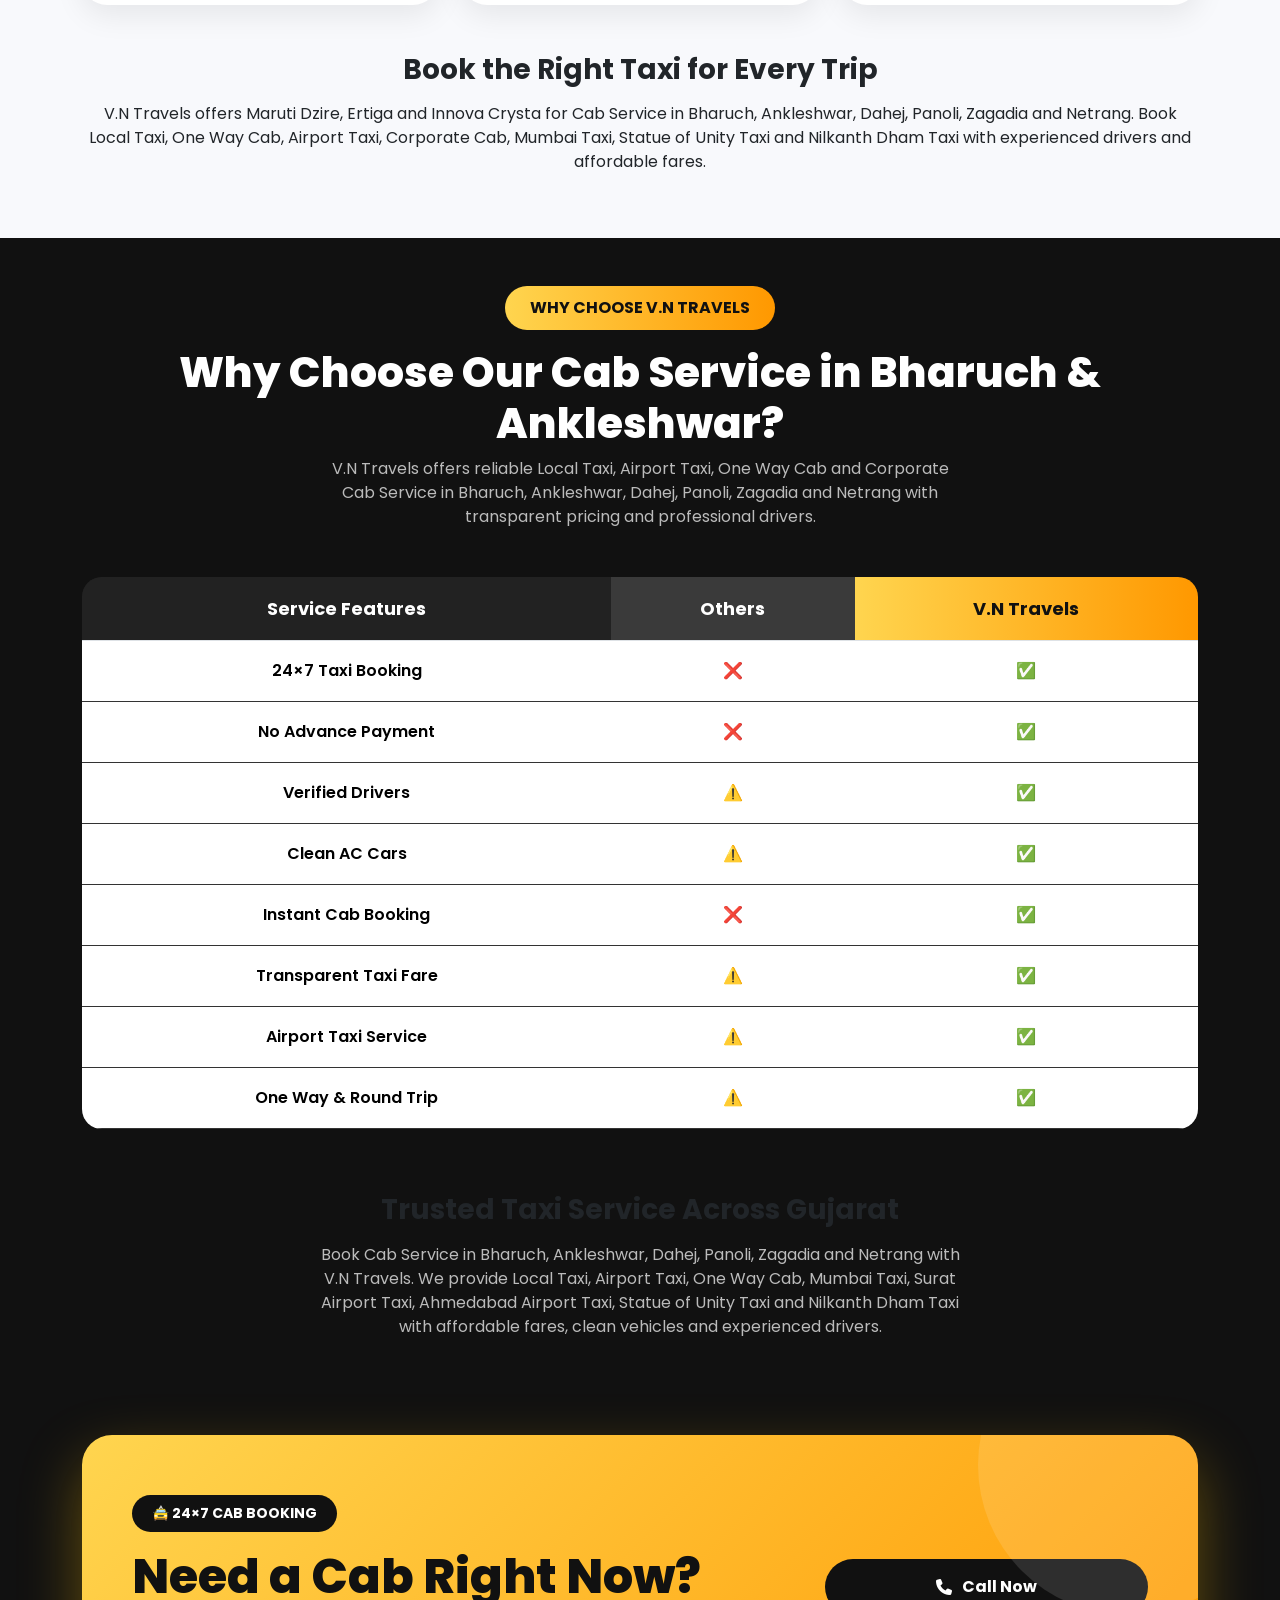
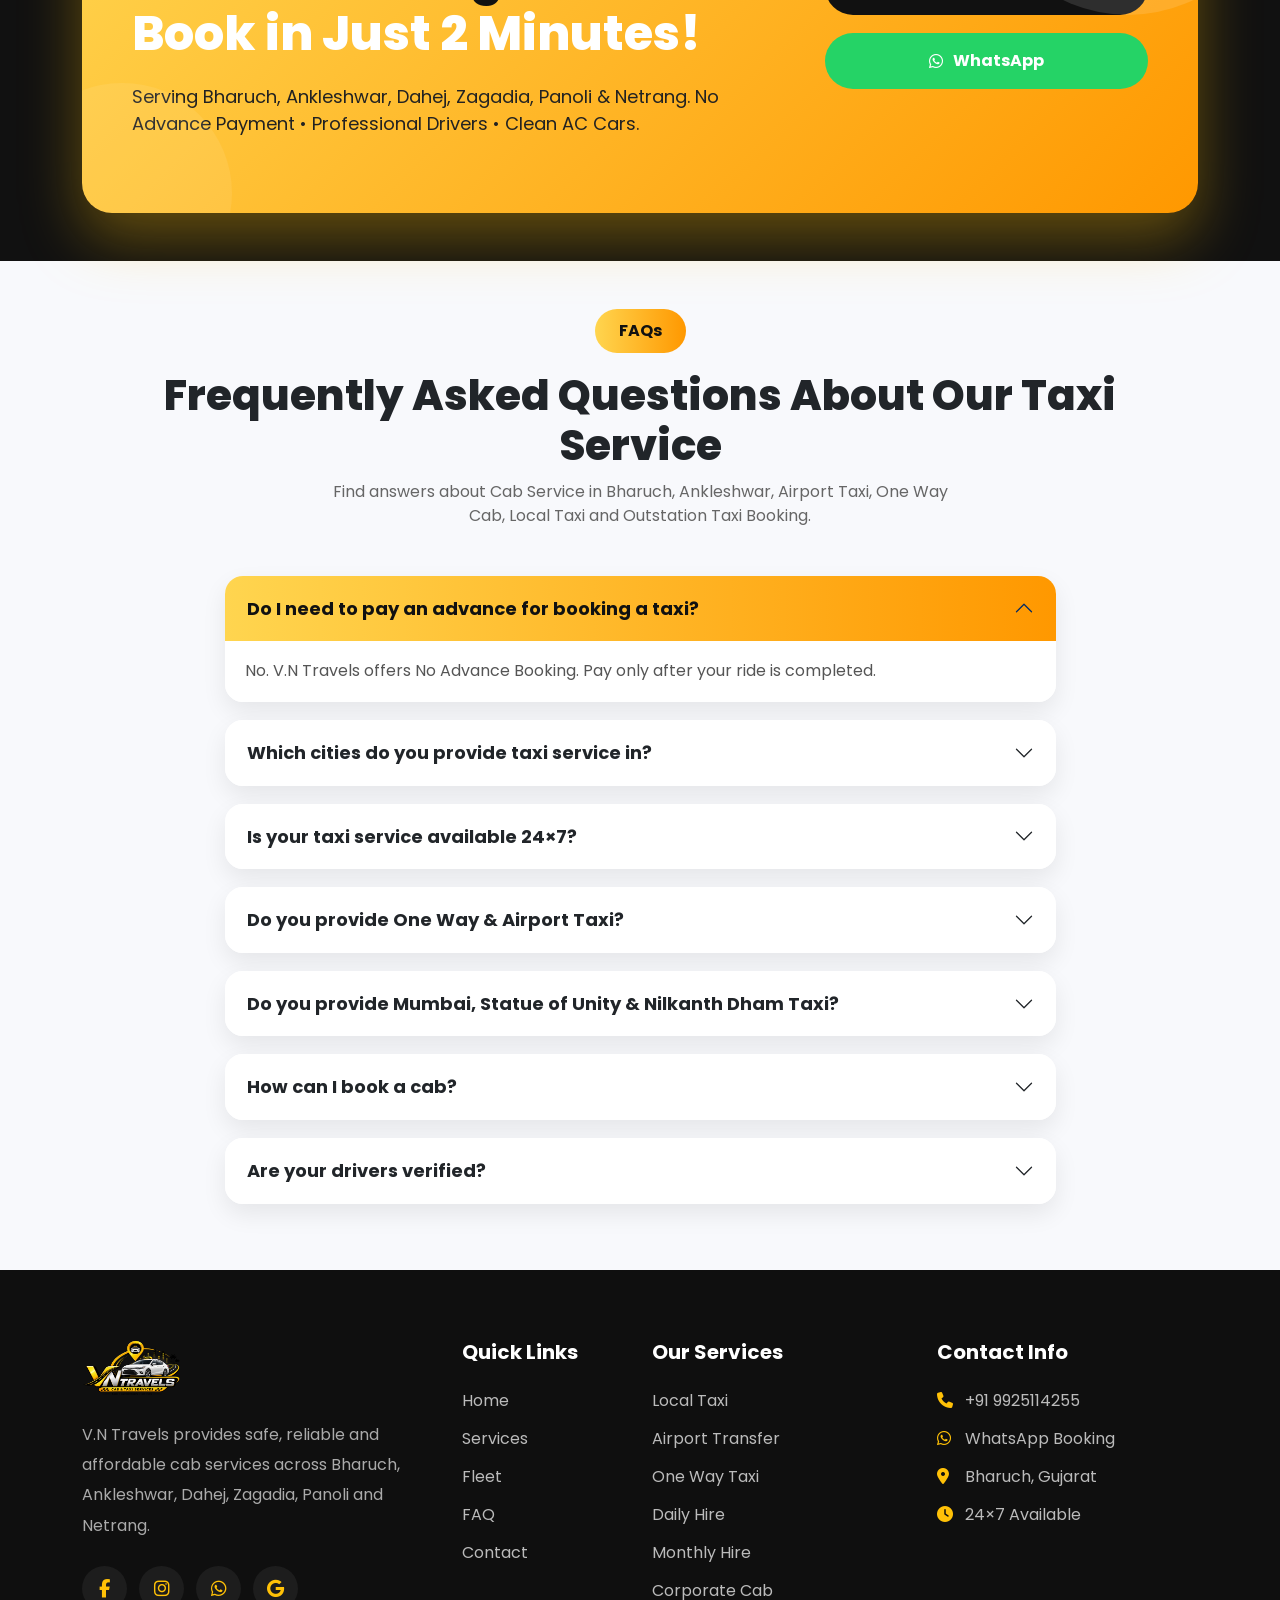
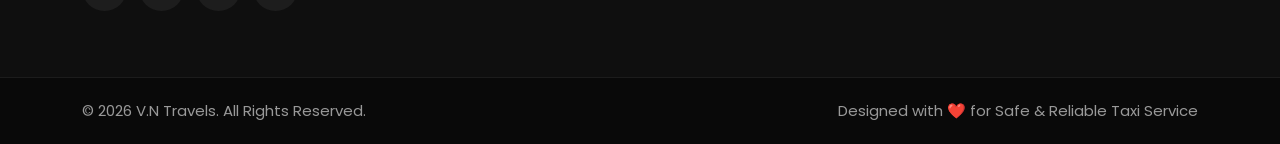
<file: vntravels/index.html>
<!DOCTYPE html>
<html lang="en">

<head>
    <meta charset="UTF-8">
    <meta name="viewport" content="width=device-width, initial-scale=1.0">

    <!-- Primary SEO -->
    <title>Cab Service in Bharuch & Ankleshwar | Taxi Service | Airport Taxi | V.N Travels</title>

    <meta name="description"
        content="Book reliable taxi service in Bharuch, Ankleshwar, Dahej, Panoli, Zagadia and Netrang. One Way Taxi, Local Cab, Airport Taxi, Corporate Cab, Mumbai Taxi, Surat Airport Taxi, Ahmedabad Airport Taxi, Statue of Unity Taxi & Nilkanth Dham Taxi. 24×7 Taxi Booking with V.N Travels.">

    <meta name="keywords"
        content="cab service bharuch, taxi service bharuch, bharuch taxi, bharuch cab, cab service ankleshwar, taxi service ankleshwar, ankleshwar taxi, bharuch to mumbai cab, bharuch to statue of unity taxi, bharuch to nilkanth dham taxi, bharuch to surat airport taxi, bharuch to ahmedabad airport taxi, bharuch to vadodara taxi, one way taxi bharuch, airport taxi bharuch, local taxi bharuch, corporate cab service, V.N Travels">

    <meta name="author" content="V.N Travels">
    <meta name="robots" content="index,follow">
    <meta name="theme-color" content="#0d6efd">

    <!-- Canonical -->
    <link rel="canonical" href="https://www.yourdomain.com/">

    <!-- Open Graph -->
    <meta property="og:type" content="website">
    <meta property="og:title" content="Cab Service in Bharuch & Ankleshwar | V.N Travels">
    <meta property="og:description"
        content="24×7 Taxi Service in Bharuch, Ankleshwar, Dahej, Panoli, Zagadia & Netrang. Airport Taxi, Local Cab, One Way & Outstation Taxi.">
    <meta property="og:image" content="images/logo.webp">

    <!-- Twitter -->
    <meta name="twitter:card" content="summary_large_image">

    <!-- Favicon -->
    <link rel="icon" type="image/webp" href="images/logo.webp">

    <!-- Performance -->
    <link rel="preconnect" href="https://fonts.googleapis.com">
    <link rel="preconnect" href="https://fonts.gstatic.com" crossorigin>

    <!-- Fonts -->
    <link href="https://fonts.googleapis.com/css2?family=Poppins:wght@300;400;500;600;700;800&display=swap"
        rel="stylesheet">

    <!-- Bootstrap -->
    <link href="https://cdn.jsdelivr.net/npm/bootstrap@5.3.3/dist/css/bootstrap.min.css" rel="stylesheet">

    <!-- Font Awesome -->
    <link rel="stylesheet" href="https://cdnjs.cloudflare.com/ajax/libs/font-awesome/6.6.0/css/all.min.css">

    <!-- CSS -->
    <link rel="stylesheet" href="styles.css">

    <style>
    </style>

</head>

<body>
    <header class="header">
        <div class="container">
            <nav class="navbar">
                <div class="d-flex justify-content-between align-items-center w-100">

                    <a href="/" class="logo" aria-label="V.N Travels Home">
                        <img src="images/logo.webp" alt="V.N Travels - Cab Service in Bharuch & Ankleshwar"
                            class="img-fluid logohero">
                    </a>

                    <div class="right-area">

                        <div class="phone">
                            <i class="fa-solid fa-phone-volume"></i>

                            <div>

                                <div style="font-size:12px;color:#ccc;">
                                    24×7 Taxi Booking
                                </div>

                                <a href="tel:+919925114255">
                                    +91 9925114255
                                </a>

                            </div>

                        </div>

                        <a href="tel:+919925114255" class="contact-btn">
                            Book Your Cab
                        </a>

                    </div>

                </div>
            </nav>
        </div>
    </header>



    <section class="hero-section">

        <div class="hero-overlay"></div>

        <div class="container">

            <div class="row align-items-center min-vh-100">

                <!-- Left Content -->

                <div class="col-lg-7 text-white hero-content">

                    <span class="hero-tag">

                        <i class="fa-solid fa-location-dot"></i>

                        Trusted Cab Service in Bharuch & Ankleshwar

                    </span>

                    <h1>
                        Cab Service in Bharuch & Ankleshwar | Local, Airport & Outstation Taxi
                    </h1>

                    <p class="mt-3 mb-4 fs-5">
                        Book trusted Cab Service in Bharuch & Ankleshwar for Local Taxi, One Way Cab, Airport Transfer,
                        Mumbai, Statue of Unity, Nilkanth Dham, Surat Airport and Ahmedabad Airport with V.N Travels.
                    </p>

                    <div class="herotextborder">

                        <h2 class="hero-offer">

                            🚖 Book Now • No Advance Payment • Pay After Ride

                        </h2>

                    </div>

                    <div class="hero-buttons">

                        <a href="tel:+919925114255" class="btn btn-call">

                            <i class="fa-solid fa-phone"></i>

                            Call Now

                        </a>

                        <a href="https://wa.me/919925114255" class="btn btn-whatsapp">

                            <i class="fa-brands fa-whatsapp"></i>

                            WhatsApp

                        </a>

                    </div>

                    <div class="city-list mt-5">

                        <span>Bharuch</span>

                        <span>Ankleshwar</span>

                        <span>Dahej</span>

                        <span>Zagadia</span>

                        <span>Panoli</span>

                        <span>Netrang</span>

                        <span>Mumbai</span>

                        <span>Vadodara</span>

                        <span>Surat Airport</span>

                        <span>Ahmedabad Airport</span>

                        <span>Statue of Unity</span>

                        <span>Nilkanth Dham</span>

                    </div>

                </div>

                <!-- Right -->

                <div class="col-lg-5 text-center">

                    <img src="images/cabheroright.webp" class="img-fluid hero-car"
                        alt="Cab Service in Bharuch and Ankleshwar by V.N Travels">

                </div>

            </div>

        </div>

    </section>

<section class="services py-5" id="services">
    <div class="container">

        <div class="text-center mb-5">

            <span class="service-badge">OUR SERVICES</span>

            <h2 class="service-heading mt-3">
                Local, Airport & Outstation Taxi Services
            </h2>

            <p class="service-text">
                V.N Travels provides 24×7 Cab Service in Bharuch, Ankleshwar,
                Dahej, Panoli, Zagadia & Netrang for Local Taxi, One Way Cab,
                Airport Transfer and Corporate Travel.
            </p>

        </div>

        <div class="row g-3">

            <div class="col-6 col-lg-4">
                <div class="service-box">

                    <div class="service-icon">
                        <i class="fa-solid fa-city"></i>
                    </div>

                    <h6>Local Taxi Service</h6>

                </div>
            </div>

            <div class="col-6 col-lg-4">
                <div class="service-box">

                    <div class="service-icon">
                        <i class="fa-solid fa-road"></i>
                    </div>

                    <h6>One Way Cab</h6>

                </div>
            </div>

            <div class="col-6 col-lg-4">
                <div class="service-box">

                    <div class="service-icon">
                        <i class="fa-solid fa-plane-departure"></i>
                    </div>

                    <h6>Airport Taxi</h6>

                </div>
            </div>

            <div class="col-6 col-lg-4">
                <div class="service-box">

                    <div class="service-icon">
                        <i class="fa-solid fa-calendar-days"></i>
                    </div>

                    <h6>Outstation Taxi</h6>

                </div>
            </div>

            <div class="col-6 col-lg-4">
                <div class="service-box">

                    <div class="service-icon">
                        <i class="fa-solid fa-calendar-check"></i>
                    </div>

                    <h6>Round Trip Cab</h6>

                </div>
            </div>

            <div class="col-6 col-lg-4">
                <div class="service-box">

                    <div class="service-icon">
                        <i class="fa-solid fa-building"></i>
                    </div>

                    <h6>Corporate Cab Service</h6>

                </div>
            </div>

        </div>

    </div>
</section>
<section class="cities-section py-5" id="cities">

    <div class="container">

        <div class="text-center mb-5">

            <span class="city-tag">
                WE SERVE
            </span>

            <h2 class="city-title">
                Cab Service Areas in Bharuch & Ankleshwar
            </h2>

            <p class="city-text">
                V.N Travels offers 24×7 Cab Service, Local Taxi, Airport Taxi,
                One Way Cab and Outstation Taxi across Bharuch, Ankleshwar,
                Dahej, Zagadia, Panoli & Netrang.
            </p>

        </div>

        <div class="row g-3">

            <div class="col-6 col-lg-4">
                <div class="city-card">
                    <i class="fa-solid fa-location-dot"></i>
                    <h5>Cab Service Bharuch</h5>
                    <span>24×7 Local & Airport Taxi</span>
                </div>
            </div>

            <div class="col-6 col-lg-4">
                <div class="city-card">
                    <i class="fa-solid fa-location-dot"></i>
                    <h5>Cab Service Ankleshwar</h5>
                    <span>24×7 Taxi Booking</span>
                </div>
            </div>

            <div class="col-6 col-lg-4">
                <div class="city-card">
                    <i class="fa-solid fa-location-dot"></i>
                    <h5>Taxi Service Dahej</h5>
                    <span>Industrial Area Pickup</span>
                </div>
            </div>

            <div class="col-6 col-lg-4">
                <div class="city-card">
                    <i class="fa-solid fa-location-dot"></i>
                    <h5>Taxi Service Zagadia</h5>
                    <span>Fast Pickup Service</span>
                </div>
            </div>

            <div class="col-6 col-lg-4">
                <div class="city-card">
                    <i class="fa-solid fa-location-dot"></i>
                    <h5>Taxi Service Panoli</h5>
                    <span>Daily Cab Available</span>
                </div>
            </div>

            <div class="col-6 col-lg-4">
                <div class="city-card">
                    <i class="fa-solid fa-location-dot"></i>
                    <h5>Taxi Service Netrang</h5>
                    <span>One Way & Round Trip</span>
                </div>
            </div>

        </div>

        <!-- SEO Content -->

        <div class="row mt-5">

            <div class="col-lg-12">

                <h3 class="fw-bold mb-3">
                    Popular Taxi Routes
                </h3>

                <p class="city-text">

                    Book Cab Service in Bharuch and Ankleshwar for Mumbai,
                    Vadodara, Surat Airport, Ahmedabad Airport, Statue of Unity,
                    Nilkanth Dham, Dahej, Panoli, Zagadia and Netrang.
                    V.N Travels provides Local Taxi, Airport Taxi,
                    One Way Cab, Round Trip and Corporate Cab Service
                    with clean AC cars and experienced drivers.

                </p>

            </div>

        </div>

    </div>

</section><section class="fleet-section py-5" id="fleet">

    <div class="container">

        <div class="text-center mb-5">

            <span class="fleet-badge">
                OUR FLEET
            </span>

            <h2 class="fleet-title">
                Taxi Cars Available in Bharuch & Ankleshwar
            </h2>

            <p class="fleet-subtitle">
                Choose from our clean AC cars for Local Taxi, Airport Taxi,
                One Way Cab, Outstation Travel and Corporate Cab Service in
                Bharuch, Ankleshwar, Dahej, Panoli, Zagadia & Netrang.
            </p>

        </div>

        <div class="row g-4">

            <!-- Dzire -->

            <div class="col-lg-4 col-md-6">

                <div class="fleet-card">

                    <div class="fleet-img">

                        <img src="images/swiftdesire.webp"
                            class="img-fluid"
                            alt="Maruti Dzire Cab Service in Bharuch">

                    </div>

                    <div class="fleet-body">

                        <h4>Maruti Dzire Taxi</h4>

                        <div class="fleet-info">

                            <span><i class="fa-solid fa-user-group"></i> 4 Seats</span>

                            <span><i class="fa-solid fa-suitcase"></i> 2 Bags</span>

                            <span><i class="fa-solid fa-snowflake"></i> AC</span>

                        </div>

                        <a href="tel:+919925114255" class="fleet-btn">
                            Book Dzire
                        </a>

                    </div>

                </div>

            </div>

            <!-- Ertiga -->

            <div class="col-lg-4 col-md-6">

                <div class="fleet-card">

                    <div class="fleet-img">

                        <img src="images/MARUTI ERTIGA.webp"
                            class="img-fluid"
                            alt="Maruti Ertiga Taxi Service in Ankleshwar">

                    </div>

                    <div class="fleet-body">

                        <h4>Maruti Ertiga Taxi</h4>

                        <div class="fleet-info">

                            <span><i class="fa-solid fa-user-group"></i> 6 Seats</span>

                            <span><i class="fa-solid fa-suitcase"></i> 3 Bags</span>

                            <span><i class="fa-solid fa-snowflake"></i> AC</span>

                        </div>

                        <a href="tel:+919925114255" class="fleet-btn">
                            Book Ertiga
                        </a>

                    </div>

                </div>

            </div>

            <!-- Innova -->

            <div class="col-lg-4 col-md-6">

                <div class="fleet-card">

                    <div class="fleet-img">

                        <img src="images/TOYOTA INNOVA.webp"
                            class="img-fluid"
                            alt="Toyota Innova Crysta Cab Service">

                    </div>

                    <div class="fleet-body">

                        <h4>Innova Crysta Taxi</h4>

                        <div class="fleet-info">

                            <span><i class="fa-solid fa-user-group"></i> 7 Seats</span>

                            <span><i class="fa-solid fa-suitcase"></i> 4 Bags</span>

                            <span><i class="fa-solid fa-snowflake"></i> AC</span>

                        </div>

                        <a href="tel:+919925114255" class="fleet-btn">
                            Book Innova
                        </a>

                    </div>

                </div>

            </div>

        </div>

        <!-- SEO Content -->

        <div class="row mt-5">

            <div class="col-lg-12 text-center">

                <h3 class="fw-bold">
                    Book the Right Taxi for Every Trip
                </h3>

                <p class="mt-3">

                    V.N Travels offers Maruti Dzire, Ertiga and Innova Crysta
                    for Cab Service in Bharuch, Ankleshwar, Dahej, Panoli,
                    Zagadia and Netrang. Book Local Taxi, One Way Cab,
                    Airport Taxi, Corporate Cab, Mumbai Taxi,
                    Statue of Unity Taxi and Nilkanth Dham Taxi
                    with experienced drivers and affordable fares.

                </p>

            </div>

        </div>

    </div>

</section>
<section class="advantage-section py-5">

    <div class="container">

        <div class="text-center mb-5">

            <span class="advantage-tag">
                WHY CHOOSE V.N TRAVELS
            </span>

            <h2 class="advantage-title">
                Why Choose Our Cab Service in Bharuch & Ankleshwar?
            </h2>

            <p class="advantage-text">
                V.N Travels offers reliable Local Taxi, Airport Taxi, One Way Cab and
                Corporate Cab Service in Bharuch, Ankleshwar, Dahej, Panoli, Zagadia
                and Netrang with transparent pricing and professional drivers.
            </p>

        </div>

        <div class="table-responsive">

            <table class="table compare-table align-middle">

                <thead>

                    <tr>

                        <th>Service Features</th>

                        <th class="other">Others</th>

                        <th class="ours">V.N Travels</th>

                    </tr>

                </thead>

                <tbody>

                    <tr>

                        <td>24×7 Taxi Booking</td>

                        <td>❌</td>

                        <td>✅</td>

                    </tr>

                    <tr>

                        <td>No Advance Payment</td>

                        <td>❌</td>

                        <td>✅</td>

                    </tr>

                    <tr>

                        <td>Verified Drivers</td>

                        <td>⚠️</td>

                        <td>✅</td>

                    </tr>

                    <tr>

                        <td>Clean AC Cars</td>

                        <td>⚠️</td>

                        <td>✅</td>

                    </tr>

                    <tr>

                        <td>Instant Cab Booking</td>

                        <td>❌</td>

                        <td>✅</td>

                    </tr>

                    <tr>

                        <td>Transparent Taxi Fare</td>

                        <td>⚠️</td>

                        <td>✅</td>

                    </tr>

                    <tr>

                        <td>Airport Taxi Service</td>

                        <td>⚠️</td>

                        <td>✅</td>

                    </tr>

                    <tr>

                        <td>One Way & Round Trip</td>

                        <td>⚠️</td>

                        <td>✅</td>

                    </tr>

                </tbody>

            </table>

        </div>

        <div class="row mt-5">

            <div class="col-lg-12 text-center">

                <h3 class="fw-bold">
                    Trusted Taxi Service Across Gujarat
                </h3>

                <p class="advantage-text mt-3">

                    Book Cab Service in Bharuch, Ankleshwar, Dahej, Panoli,
                    Zagadia and Netrang with V.N Travels. We provide Local Taxi,
                    Airport Taxi, One Way Cab, Mumbai Taxi, Surat Airport Taxi,
                    Ahmedabad Airport Taxi, Statue of Unity Taxi and Nilkanth Dham
                    Taxi with affordable fares, clean vehicles and experienced drivers.

                </p>

            </div>

        </div>

    </div>

</section>

    <section class="cta-section py-5">

        <div class="container">

            <div class="cta-box">

                <div class="row align-items-center">

                    <div class="col-lg-8">

                        <span class="cta-badge">
                            🚖 24×7 CAB BOOKING
                        </span>

                        <h2 class="cta-title mt-3">
                            Need a Cab Right Now?
                            <span>Book in Just 2 Minutes!</span>
                        </h2>

                        <p class="cta-text">
                            Serving Bharuch, Ankleshwar, Dahej, Zagadia, Panoli & Netrang.
                            No Advance Payment • Professional Drivers • Clean AC Cars.
                        </p>

                    </div>

                    <div class="col-lg-4">

                        <div class="cta-buttons">

                            <a href="tel:9925114255" class="btn-call-now">
                                <i class="fa-solid fa-phone"></i>
                                Call Now
                            </a>

                            <a href="https://wa.me/9925114255" class="btn-whatsapp-now">
                                <i class="fa-brands fa-whatsapp"></i>
                                WhatsApp
                            </a>

                        </div>

                    </div>

                </div>

            </div>

        </div>

    </section>

   <section class="faq-section py-5" id="faq">

    <div class="container">

        <div class="text-center mb-5">

            <span class="faq-badge">
                FAQs
            </span>

            <h2 class="faq-title">
                Frequently Asked Questions About Our Taxi Service
            </h2>

            <p class="faq-text">
                Find answers about Cab Service in Bharuch, Ankleshwar, Airport Taxi,
                One Way Cab, Local Taxi and Outstation Taxi Booking.
            </p>

        </div>

        <div class="row justify-content-center">

            <div class="col-lg-9">

                <div class="accordion" id="faqAccordion">

                    <!-- FAQ 1 -->

                    <div class="accordion-item">

                        <h2 class="accordion-header">

                            <button class="accordion-button" type="button"
                                data-bs-toggle="collapse"
                                data-bs-target="#faq1">

                                Do I need to pay an advance for booking a taxi?

                            </button>

                        </h2>

                        <div id="faq1"
                            class="accordion-collapse collapse show"
                            data-bs-parent="#faqAccordion">

                            <div class="accordion-body">

                                No. V.N Travels offers No Advance Booking.
                                Pay only after your ride is completed.

                            </div>

                        </div>

                    </div>

                    <!-- FAQ 2 -->

                    <div class="accordion-item">

                        <h2 class="accordion-header">

                            <button class="accordion-button collapsed"
                                type="button"
                                data-bs-toggle="collapse"
                                data-bs-target="#faq2">

                                Which cities do you provide taxi service in?

                            </button>

                        </h2>

                        <div id="faq2"
                            class="accordion-collapse collapse"
                            data-bs-parent="#faqAccordion">

                            <div class="accordion-body">

                                We provide Cab Service in Bharuch,
                                Ankleshwar, Dahej, Panoli,
                                Zagadia and Netrang.

                            </div>

                        </div>

                    </div>

                    <!-- FAQ 3 -->

                    <div class="accordion-item">

                        <h2 class="accordion-header">

                            <button class="accordion-button collapsed"
                                type="button"
                                data-bs-toggle="collapse"
                                data-bs-target="#faq3">

                                Is your taxi service available 24×7?

                            </button>

                        </h2>

                        <div id="faq3"
                            class="accordion-collapse collapse"
                            data-bs-parent="#faqAccordion">

                            <div class="accordion-body">

                                Yes, our Local Taxi, Airport Taxi
                                and One Way Cab Service is available
                                24 hours a day.

                            </div>

                        </div>

                    </div>

                    <!-- FAQ 4 -->

                    <div class="accordion-item">

                        <h2 class="accordion-header">

                            <button class="accordion-button collapsed"
                                type="button"
                                data-bs-toggle="collapse"
                                data-bs-target="#faq4">

                                Do you provide One Way & Airport Taxi?

                            </button>

                        </h2>

                        <div id="faq4"
                            class="accordion-collapse collapse"
                            data-bs-parent="#faqAccordion">

                            <div class="accordion-body">

                                Yes. We provide One Way Cab,
                                Airport Taxi, Round Trip
                                and Outstation Taxi Service.

                            </div>

                        </div>

                    </div>

                    <!-- FAQ 5 -->

                    <div class="accordion-item">

                        <h2 class="accordion-header">

                            <button class="accordion-button collapsed"
                                type="button"
                                data-bs-toggle="collapse"
                                data-bs-target="#faq5">

                                Do you provide Mumbai, Statue of Unity & Nilkanth Dham Taxi?

                            </button>

                        </h2>

                        <div id="faq5"
                            class="accordion-collapse collapse"
                            data-bs-parent="#faqAccordion">

                            <div class="accordion-body">

                                Yes. We provide taxi service from
                                Bharuch and Ankleshwar to Mumbai,
                                Statue of Unity, Nilkanth Dham,
                                Surat Airport, Ahmedabad Airport
                                and Vadodara.

                            </div>

                        </div>

                    </div>

                    <!-- FAQ 6 -->

                    <div class="accordion-item">

                        <h2 class="accordion-header">

                            <button class="accordion-button collapsed"
                                type="button"
                                data-bs-toggle="collapse"
                                data-bs-target="#faq6">

                                How can I book a cab?

                            </button>

                        </h2>

                        <div id="faq6"
                            class="accordion-collapse collapse"
                            data-bs-parent="#faqAccordion">

                            <div class="accordion-body">

                                Call us on <strong>+91 9925114255</strong>
                                or send a WhatsApp message for instant
                                taxi booking.

                            </div>

                        </div>

                    </div>

                    <!-- FAQ 7 -->

                    <div class="accordion-item">

                        <h2 class="accordion-header">

                            <button class="accordion-button collapsed"
                                type="button"
                                data-bs-toggle="collapse"
                                data-bs-target="#faq7">

                                Are your drivers verified?

                            </button>

                        </h2>

                        <div id="faq7"
                            class="accordion-collapse collapse"
                            data-bs-parent="#faqAccordion">

                            <div class="accordion-body">

                                Yes. All our drivers are verified,
                                experienced and professionally trained
                                for safe and comfortable travel.

                            </div>

                        </div>

                    </div>

                </div>

            </div>

        </div>

    </div>

</section>

    <footer class="footer-section">

        <div class="container">

            <div class="row gy-5">

                <!-- Company -->

                <div class="col-lg-4 col-md-6">

                    <a href="#" class="footer-logo">
                        <img src="images/logo.webp" alt="" class="img-fluid logohero">
                    </a>

                    <p class="footer-about">

                        V.N Travels provides safe, reliable and affordable cab
                        services across Bharuch, Ankleshwar, Dahej,
                        Zagadia, Panoli and Netrang.

                    </p>

                    <div class="footer-social">

                        <a href="#"><i class="fab fa-facebook-f"></i></a>

                        <a href="#"><i class="fab fa-instagram"></i></a>

                        <a href="#"><i class="fab fa-whatsapp"></i></a>

                        <a href="#"><i class="fab fa-google"></i></a>

                    </div>

                </div>

                <!-- Quick Links -->

                <div class="col-lg-2 col-md-6">

                    <h5>Quick Links</h5>

                    <ul>

                        <li><a href="#">Home</a></li>

                        <li><a href="#services">Services</a></li>

                        <li><a href="#fleet">Fleet</a></li>

                        <li><a href="#faq">FAQ</a></li>

                        <li><a href="tel:9925114255">Contact</a></li>

                    </ul>

                </div>

                <!-- Services -->

                <div class="col-lg-3 col-md-6">

                    <h5>Our Services</h5>

                    <ul>

                        <li>Local Taxi</li>

                        <li>Airport Transfer</li>

                        <li>One Way Taxi</li>

                        <li>Daily Hire</li>

                        <li>Monthly Hire</li>

                        <li>Corporate Cab</li>

                    </ul>

                </div>

                <!-- Contact -->

                <div class="col-lg-3 col-md-6">

                    <h5>Contact Info</h5>

                    <ul class="contact-info">

                        <li>

                            <i class="fa-solid fa-phone"></i>

                            <a href="tel:9925114255">
                                +91 9925114255
                            </a>

                        </li>

                        <li>

                            <i class="fa-brands fa-whatsapp"></i>

                            <a href="https://wa.me/919925114255">
                                WhatsApp Booking
                            </a>

                        </li>

                        <li>

                            <i class="fa-solid fa-location-dot"></i>

                            Bharuch, Gujarat

                        </li>

                        <li>

                            <i class="fa-solid fa-clock"></i>

                            24×7 Available

                        </li>

                    </ul>

                </div>

            </div>

        </div>

        <div class="footer-bottom">

            <div class="container d-flex flex-column flex-md-row justify-content-between align-items-center">

                <p class="mb-2 mb-md-0">
                    © 2026 V.N Travels. All Rights Reserved.
                </p>

                <p class="mb-0">
                    Designed with ❤️ for Safe & Reliable Taxi Service
                </p>

            </div>

        </div>

    </footer>

    <!-- Sticky Call Button -->

    <a href="tel:9925114255" class="sticky-call">

        <i class="fa-solid fa-phone"></i>

    </a>

    <!-- Sticky WhatsApp Button -->

    <a href="https://wa.me/919925114255" target="_blank" class="sticky-whatsapp">

        <i class="fa-brands fa-whatsapp"></i>

    </a>

    <script src="https://cdn.jsdelivr.net/npm/bootstrap@5.3.8/dist/js/bootstrap.bundle.min.js"
        integrity="sha384-FKyoEForCGlyvwx9Hj09JcYn3nv7wiPVlz7YYwJrWVcXK/BmnVDxM+D2scQbITxI"
        crossorigin="anonymous"></script>

</body>

</html>
</file>
<file: vntravels/styles.css>
.logohero{
    height: 60px;
    width: 100px;
}
*{
margin:0;
padding:0;
box-sizing:border-box;
font-family:'Poppins',sans-serif;
}

body{
background:#f8f9fa;
}

/* HEADER */

.header{
position:fixed;
top:0;
left:0;
width:100%;
z-index:999;
background:#111;
box-shadow:0 8px 25px rgba(0,0,0,.2);
}

.navbar{
padding:16px 0;
}

.logo{
font-size:30px;
font-weight:800;
color:#FFC107;
text-decoration:none;
letter-spacing:1px;
}

.logo span{
color:#fff;
}

.right-area{
display:flex;
align-items:center;
gap:18px;
}

.phone{
display:flex;
align-items:center;
gap:10px;
color:#fff;
font-size:16px;
font-weight:600;
}

.phone i{
width:45px;
height:45px;
background:#FFC107;
color:#111;
display:flex;
align-items:center;
justify-content:center;
border-radius:50%;
font-size:18px;
transition:.4s;
}

.phone:hover i{
transform:rotate(-15deg) scale(1.1);
}

.phone a{
text-decoration:none;
color:#fff;
transition:.3s;
}

.phone a:hover{
color:#FFC107;
}

.contact-btn{

background:#FFC107;
color:#111;
font-weight:700;
padding:12px 28px;
border-radius:50px;
text-decoration:none;
transition:.35s;
border:2px solid #FFC107;
}

.contact-btn:hover{
background:#fff;
color:#111;
transform:translateY(-3px);
box-shadow:0 12px 25px rgba(255,193,7,.4);
}

@media(max-width:991px){

.navbar{
padding:14px 0;
}

.logo{
font-size:24px;
}

.right-area{
gap:12px;
}

.phone span{
display:none;
}

.phone i{
width:42px;
height:42px;
font-size:16px;
}

.contact-btn{
padding:10px 18px;
font-size:14px;
}

}

@media(max-width:576px){

.logo{
font-size:22px;
}

.contact-btn{
padding:10px 16px;
font-size:13px;
}

.phone i{
width:40px;
height:40px;
}

}
/* Mobile View */
@media (max-width:768px){

    /* Contact button hide */
    .contact-btn{
        display:none;
    }

    /* Right section spacing */
    .right-area{
        gap:0;
    }

    /* Phone styling */
    .phone{
        background:#FFC107;
        padding:8px 14px;
        border-radius:50px;
        transition:.3s;
    }

    .phone i{
        width:34px;
        height:34px;
        background:#111;
        color:#FFC107;
        font-size:14px;
        margin-right:8px;
    }

    .phone a{
        color:#111;
        font-size:15px;
        font-weight:700;
    }

    .phone div div{
        display:none; /* "Call Anytime" hide */
    }

    .phone:hover{
        transform:translateY(-2px);
        box-shadow:0 8px 20px rgba(255,193,7,.35);
    }

    .logo{
        font-size:24px;
    }
}


/* hero section */
.hero-section{

position:relative;
background:url("images/cabhero.webp") center center/cover no-repeat;
overflow:hidden;

}

.hero-overlay{

position:absolute;
top:0;
left:0;
width:100%;
height:100%;
background:linear-gradient(90deg,
rgba(0,0,0,.82),
rgba(0,0,0,.45));

}

.hero-content{

position:relative;
z-index:5;
padding-top:80px;
padding-bottom:80px;

}

.hero-tag{

display:inline-block;
background:#FFC107;
color:#111;
padding:10px 22px;
border-radius:40px;
font-weight:600;
margin-bottom:25px;

}

.hero-tag i{

margin-right:8px;

}

.hero-content h1{

font-size:35px;
font-weight:800;
line-height:1.15;
margin-bottom:25px;

}

.hero-content h1 span{

color:#FFC107;

}

.hero-content p{

font-size:19px;
line-height:1.8;
color:#ddd;
max-width:620px;

}

.hero-buttons{

display:flex;
gap:18px;
margin-top:40px;
flex-wrap:wrap;

}

.btn-call{

background:#FFC107;
color:#111;
padding:15px 38px;
border-radius:50px;
font-weight:700;
transition:.4s;

}

.btn-call:hover{

background:#fff;
transform:translateY(-5px);

}

.btn-whatsapp{

background:#25D366;
color:#fff;
padding:15px 38px;
border-radius:50px;
font-weight:700;
transition:.4s;

}

.btn-whatsapp:hover{

background:#1ea952;
transform:translateY(-5px);

}

.city-list{

display:flex;
flex-wrap:wrap;
gap:12px;

}

.city-list span{

background:rgba(255,255,255,.12);
border:1px solid rgba(255,255,255,.2);
padding:10px 22px;
border-radius:30px;
color:#fff;
font-weight:600;
backdrop-filter:blur(8px);

}

.hero-car{

position:relative;
z-index:5;
max-width:100%;
animation:float 4s ease-in-out infinite;

}

@keyframes float{

0%{

transform:translateY(0);

}

50%{

transform:translateY(-15px);

}

100%{

transform:translateY(0);

}

}

/* Tablet */

@media(max-width:991px){

.hero-content{

text-align:center;

}

.hero-content h1{

font-size:48px;

}

.hero-content p{

margin:auto;

}

.hero-buttons{

justify-content:center;

}

.city-list{

justify-content:center;

}

.hero-car{

margin-top:50px;
width:90%;

}

}

/* Mobile */

@media(max-width:576px){

.hero-content{

padding-top:80px;
padding-bottom:60px;

}

.hero-content h1{

font-size:24px;

}

.hero-content p{

font-size:16px;

}

.hero-tag{

font-size:13px;

}

.btn-call,
.btn-whatsapp{

width:100%;

}

.city-list span{

font-size:13px;
padding:8px 18px;

}

.hero-car{

width:95%;

}

}

.hero-offer{

font-size:30px;
font-weight:800;
line-height:1.4;
margin:10px 0;

background:linear-gradient(
90deg,
#c70000,
#FF9800,
#FF3D00,
#FFD700,
#0011ff,
#FFD700
);

background-size:400% auto;

-webkit-background-clip:text;
-webkit-text-fill-color:transparent;
background-clip:text;

animation:gradientMove 5s linear infinite,
glow 2s ease-in-out infinite alternate;

}



@keyframes glow{

0%{
filter:drop-shadow(0 0 5px rgba(255,193,7,.3));
transform:scale(1);
}

100%{
filter:drop-shadow(0 0 18px rgba(255,193,7,.8));
transform:scale(1.03);
}

}

@media(max-width:768px){

.hero-offer{

font-size:16px;
text-align:center;

}

}
.herotextborder{
    background-color: white;
    padding: 10px;
    border-radius: 10px;
}

.herotextborder{
    background:#fff;
    padding:10px;
    border-radius:10px;
}

/* Mobile Devices */
@media (max-width:768px){

    .herotextborder{

        padding:8px 10px;
        border-radius:8px;
        margin:0 10px;
        text-align:center;

    }

}



.services{
    background:#f8f9fc;
}

.service-badge{
    display:inline-block;
    background:linear-gradient(90deg,#FFD54F,#FFB300);
    color:#111;
    padding:8px 22px;
    border-radius:30px;
    font-weight:700;
    letter-spacing:1px;
}

.service-heading{
    font-size:42px;
    font-weight:800;
    color:#111;
}

.service-text{
    max-width:650px;
    margin:auto;
    color:#666;
}

.service-box{

    background:#fff;
    border-radius:18px;
    padding:22px 15px;
    text-align:center;

    transition:.35s;

    height:100%;

    border:1px solid #ececec;

    cursor:pointer;
}

.service-box:hover{

    transform:translateY(-8px);

    box-shadow:0 18px 40px rgba(0,0,0,.12);

    border-color:#FFC107;

}

.service-icon{

    width:65px;
    height:65px;

    margin:auto;

    border-radius:50%;

    display:flex;

    align-items:center;

    justify-content:center;

    background:linear-gradient(135deg,#FFD54F,#FF9800);

    color:#111;

    font-size:28px;

    margin-bottom:15px;

    transition:.4s;

}

.service-box:hover .service-icon{

    transform:rotateY(180deg) scale(1.08);

}

.service-box h6{

    margin:0;

    font-size:18px;

    font-weight:700;

    color:#222;

}

@media(max-width:768px){

.service-heading{

font-size:30px;

}

.service-text{

font-size:15px;

}

.service-box{

padding:18px 10px;

}

.service-icon{

width:55px;
height:55px;
font-size:22px;

}

.service-box h6{

font-size:15px;

}

}


.cities-section{

background:#111;

}

.city-tag{

display:inline-block;

padding:10px 26px;

background:linear-gradient(90deg,#FFD54F,#FF9800);

color:#111;

font-weight:700;

border-radius:40px;

letter-spacing:1px;

}

.city-title{

font-size:45px;

font-weight:800;

color:#fff;

margin-top:18px;

}

.city-text{

color:#bbb;

max-width:650px;

margin:auto;

}

.city-card{

background:#1d1d1d;

border:1px solid rgba(255,255,255,.08);

border-radius:20px;

padding:28px 20px;

text-align:center;

transition:.35s;

height:100%;

cursor:pointer;

}

.city-card:hover{

background:#FFC107;

transform:translateY(-8px);

box-shadow:0 20px 40px rgba(255,193,7,.30);

}

.city-card i{

font-size:38px;

color:#FFC107;

margin-bottom:15px;

transition:.35s;

}

.city-card:hover i{

color:#111;

transform:scale(1.15);

}

.city-card h5{

font-weight:700;

color:#fff;

margin-bottom:6px;

transition:.35s;

}

.city-card:hover h5{

color:#111;

}

.city-card span{

font-size:14px;

color:#bdbdbd;

transition:.35s;

}

.city-card:hover span{

color:#222;

}

@media(max-width:768px){

.city-title{

font-size:30px;

}

.city-card{

padding:20px 12px;

}

.city-card i{

font-size:30px;

}

.city-card h5{

font-size:17px;

}

.city-card span{

font-size:12px;

}

}


.fleet-section{

background:#f8f9fc;

}

.fleet-badge{

display:inline-block;

padding:10px 25px;

border-radius:50px;

background:linear-gradient(90deg,#FFD54F,#FF9800);

font-weight:700;

color:#111;

}

.fleet-title{

font-size:45px;

font-weight:800;

margin-top:18px;

}

.fleet-subtitle{

color:#666;

}

.fleet-card{

background:#fff;

border-radius:25px;

overflow:hidden;

transition:.35s;

box-shadow:0 10px 30px rgba(0,0,0,.08);

height:100%;

}

.fleet-card:hover{

transform:translateY(-12px);

box-shadow:0 20px 45px rgba(0,0,0,.15);

}

.fleet-img{

background:linear-gradient(135deg,#FFD54F,#FF9800);

padding:25px;

}

.fleet-img img{

transition:.4s;

}

.fleet-card:hover img{

transform:scale(1.08);

}

.fleet-body{

padding:25px;

text-align:center;

}

.fleet-body h4{

font-weight:700;

margin-bottom:20px;

}

.fleet-info{

display:flex;

justify-content:center;

gap:12px;

flex-wrap:wrap;

margin-bottom:25px;

}

.fleet-info span{

background:#f5f5f5;

padding:8px 14px;

border-radius:30px;

font-size:14px;

font-weight:600;

}

.fleet-info i{

color:#FF9800;

margin-right:5px;

}

.fleet-btn{

display:block;

background:linear-gradient(90deg,#111,#333);

color:#fff;

padding:14px;

border-radius:50px;

font-weight:700;

text-decoration:none;

transition:.35s;

}

.fleet-btn:hover{

background:linear-gradient(90deg,#FFD54F,#FF9800);

color:#111;

letter-spacing:1px;

}

@media(max-width:768px){

.fleet-title{

font-size:30px;

}

.fleet-body{

padding:20px;

}

.fleet-info span{

font-size:12px;

}

}


.advantage-section{

background:#111;

}

.advantage-tag{

display:inline-block;

padding:10px 25px;

border-radius:50px;

background:linear-gradient(90deg,#FFD54F,#FF9800);

font-weight:700;

color:#111;

}

.advantage-title{

color:#fff;

font-size:42px;

font-weight:800;

margin-top:18px;

}

.advantage-text{

color:#bbb !important;

max-width:650px;

margin:auto;

}

.compare-table{

background:#1b1b1b;

border-radius:20px;

overflow:hidden;

}

.compare-table th{

padding:18px;

text-align:center;

color:#fff;

background:#222;

font-size:18px;

}

.compare-table td{

padding:18px;

text-align:center;

color:black;

font-weight:600;

}

.compare-table tbody tr{

border-color:#333;

transition:.3s;

}

.compare-table tbody tr:hover{

background:#2a2a2a;

}

.other{

background:#3a3a3a !important;

}

.ours{

background:linear-gradient(90deg,#FFD54F,#FF9800) !important;

color:#111 !important;

}

@media(max-width:768px){

.advantage-title{

font-size:30px;

}

.compare-table td,
.compare-table th{

padding:12px;

font-size:14px;

}

}

.cta-section{

background:#111;

}

.cta-box{

background:linear-gradient(135deg,#FFD54F,#FF9800);

border-radius:30px;

padding:60px 50px;

position:relative;

overflow:hidden;

box-shadow:0 25px 60px rgba(255,193,7,.35);

}

.cta-box::before{

content:"";

position:absolute;

width:300px;

height:300px;

background:rgba(255,255,255,.12);

border-radius:50%;

top:-120px;

right:-80px;

}

.cta-box::after{

content:"";

position:absolute;

width:220px;

height:220px;

background:rgba(255,255,255,.08);

border-radius:50%;

bottom:-90px;

left:-70px;

}

.cta-badge{

display:inline-block;

padding:8px 20px;

background:#111;

color:#fff;

border-radius:40px;

font-weight:700;

font-size:14px;

}

.cta-title{

font-size:48px;

font-weight:800;

color:#111;

line-height:1.2;

}

.cta-title span{

display:block;

color:#fff;

}

.cta-text{

font-size:18px;

margin-top:20px;

color:#222;

max-width:650px;

}

.cta-buttons{

display:flex;

flex-direction:column;

gap:18px;

justify-content:center;

height:100%;

}

.btn-call-now,

.btn-whatsapp-now{

display:flex;

align-items:center;

justify-content:center;

gap:10px;

padding:16px;

border-radius:60px;

text-decoration:none;

font-weight:700;

transition:.35s;

}

.btn-call-now{

background:#111;

color:#fff;

}

.btn-call-now:hover{

background:#fff;

color:#111;

transform:translateY(-4px);

}

.btn-whatsapp-now{

background:#25D366;

color:#fff;

}

.btn-whatsapp-now:hover{

background:#1db954;

color:#fff;

transform:translateY(-4px);

}

@media(max-width:991px){

.cta-box{

padding:40px 25px;

text-align:center;

}

.cta-title{

font-size:34px;

}

.cta-text{

font-size:16px;

margin:auto;
margin-top:15px;

}

.cta-buttons{

margin-top:30px;

}

}

@media(max-width:576px){

.cta-title{

font-size:28px;

}

.btn-call-now,

.btn-whatsapp-now{

width:100%;

}

}

.faq-section{

background:#f8f9fc;

}

.faq-badge{

display:inline-block;

padding:10px 24px;

background:linear-gradient(90deg,#FFD54F,#FF9800);

border-radius:40px;

font-weight:700;

color:#111;

}

.faq-title{

font-size:42px;

font-weight:800;

margin-top:18px;

}

.faq-text{

max-width:650px;

margin:auto;

color:#666;

}

.accordion-item{

border:none;

border-radius:18px !important;

margin-bottom:18px;

overflow:hidden;

box-shadow:0 10px 25px rgba(0,0,0,.08);

}

.accordion-button{

font-weight:700;

font-size:18px;

padding:22px;

background:#fff;

}

.accordion-button:not(.collapsed){

background:linear-gradient(90deg,#FFD54F,#FF9800);

color:#111;

box-shadow:none;

}

.accordion-button:focus{

box-shadow:none;

}

.accordion-body{

font-size:16px;

line-height:1.8;

color:#555;

background:#fff;

}

@media(max-width:768px){

.faq-title{

font-size:30px;

}

.accordion-button{

font-size:16px;

padding:18px;

}

.accordion-body{

font-size:15px;

}

}

.footer-section{

background:#0f0f0f;

color:#ddd;

padding:70px 0 0;

}

.footer-logo{

font-size:32px;

font-weight:800;

color:#FFC107;

text-decoration:none;

display:inline-block;

margin-bottom:20px;

}

.footer-logo i{

margin-right:8px;

}

.footer-about{

line-height:1.9;

color:#aaa;

margin-bottom:25px;

}

.footer-section h5{

color:#fff;

margin-bottom:25px;

font-weight:700;

position:relative;

}



.footer-section ul{

list-style:none;

padding:0;

margin:0;

}

.footer-section ul li{

margin-bottom:14px;

color:#bbb;

}

.footer-section ul li a{

color:#bbb;

text-decoration:none;

transition:.3s;

}

.footer-section ul li a:hover{

color:#FFC107;

padding-left:6px;

}

.contact-info i{

color:#FFC107;

width:24px;

}

.footer-social{

display:flex;

gap:12px;

}

.footer-social a{

width:45px;

height:45px;

display:flex;

align-items:center;

justify-content:center;

border-radius:50%;

background:#1d1d1d;

color:#FFC107;

font-size:18px;

transition:.35s;

text-decoration:none;

}

.footer-social a:hover{

background:#FFC107;

color:#111;

transform:translateY(-6px);

}

.footer-bottom{

margin-top:60px;

padding:22px 0;

border-top:1px solid rgba(255,255,255,.08);

background:#090909;

}

.footer-bottom p{

margin:0;

font-size:15px;

color:#999;

}

@media(max-width:768px){



.footer-section h5::after{

left:50%;

transform:translateX(-50%);

}





}

/* Floating Buttons */

.sticky-call,
.sticky-whatsapp{

position:fixed;

bottom:25px;

width:65px;

height:65px;

border-radius:50%;

display:flex;

align-items:center;

justify-content:center;

font-size:28px;

color:#fff;

text-decoration:none;

z-index:9999;

box-shadow:0 10px 30px rgba(0,0,0,.25);

animation:pulse 2s infinite;

transition:.35s;

}

/* Left */

.sticky-call{

left:20px;

background:linear-gradient(135deg,#ff9800,#ffc107);

}

/* Right */

.sticky-whatsapp{

right:20px;

background:linear-gradient(135deg,#25D366,#1ebe5d);

}

/* Hover */

.sticky-call:hover{

transform:translateY(-6px) scale(1.08);

color:#fff;

}

.sticky-whatsapp:hover{

transform:translateY(-6px) scale(1.08);

color:#fff;

}

/* Pulse Animation */

@keyframes pulse{

0%{

box-shadow:0 0 0 0 rgba(255,193,7,.7);

}

70%{

box-shadow:0 0 0 15px rgba(255,193,7,0);

}

100%{

box-shadow:0 0 0 0 rgba(255,193,7,0);

}

}

/* WhatsApp Different Pulse */

.sticky-whatsapp{

animation:whatsPulse 2s infinite;

}

@keyframes whatsPulse{

0%{

box-shadow:0 0 0 0 rgba(37,211,102,.7);

}

70%{

box-shadow:0 0 0 15px rgba(37,211,102,0);

}

100%{

box-shadow:0 0 0 0 rgba(37,211,102,0);

}

}

/* Mobile */

@media(max-width:768px){

.sticky-call,
.sticky-whatsapp{

width:58px;

height:58px;

font-size:24px;

bottom:18px;

}

.sticky-call{

left:15px;

}

.sticky-whatsapp{

right:15px;

}

}
</file>
